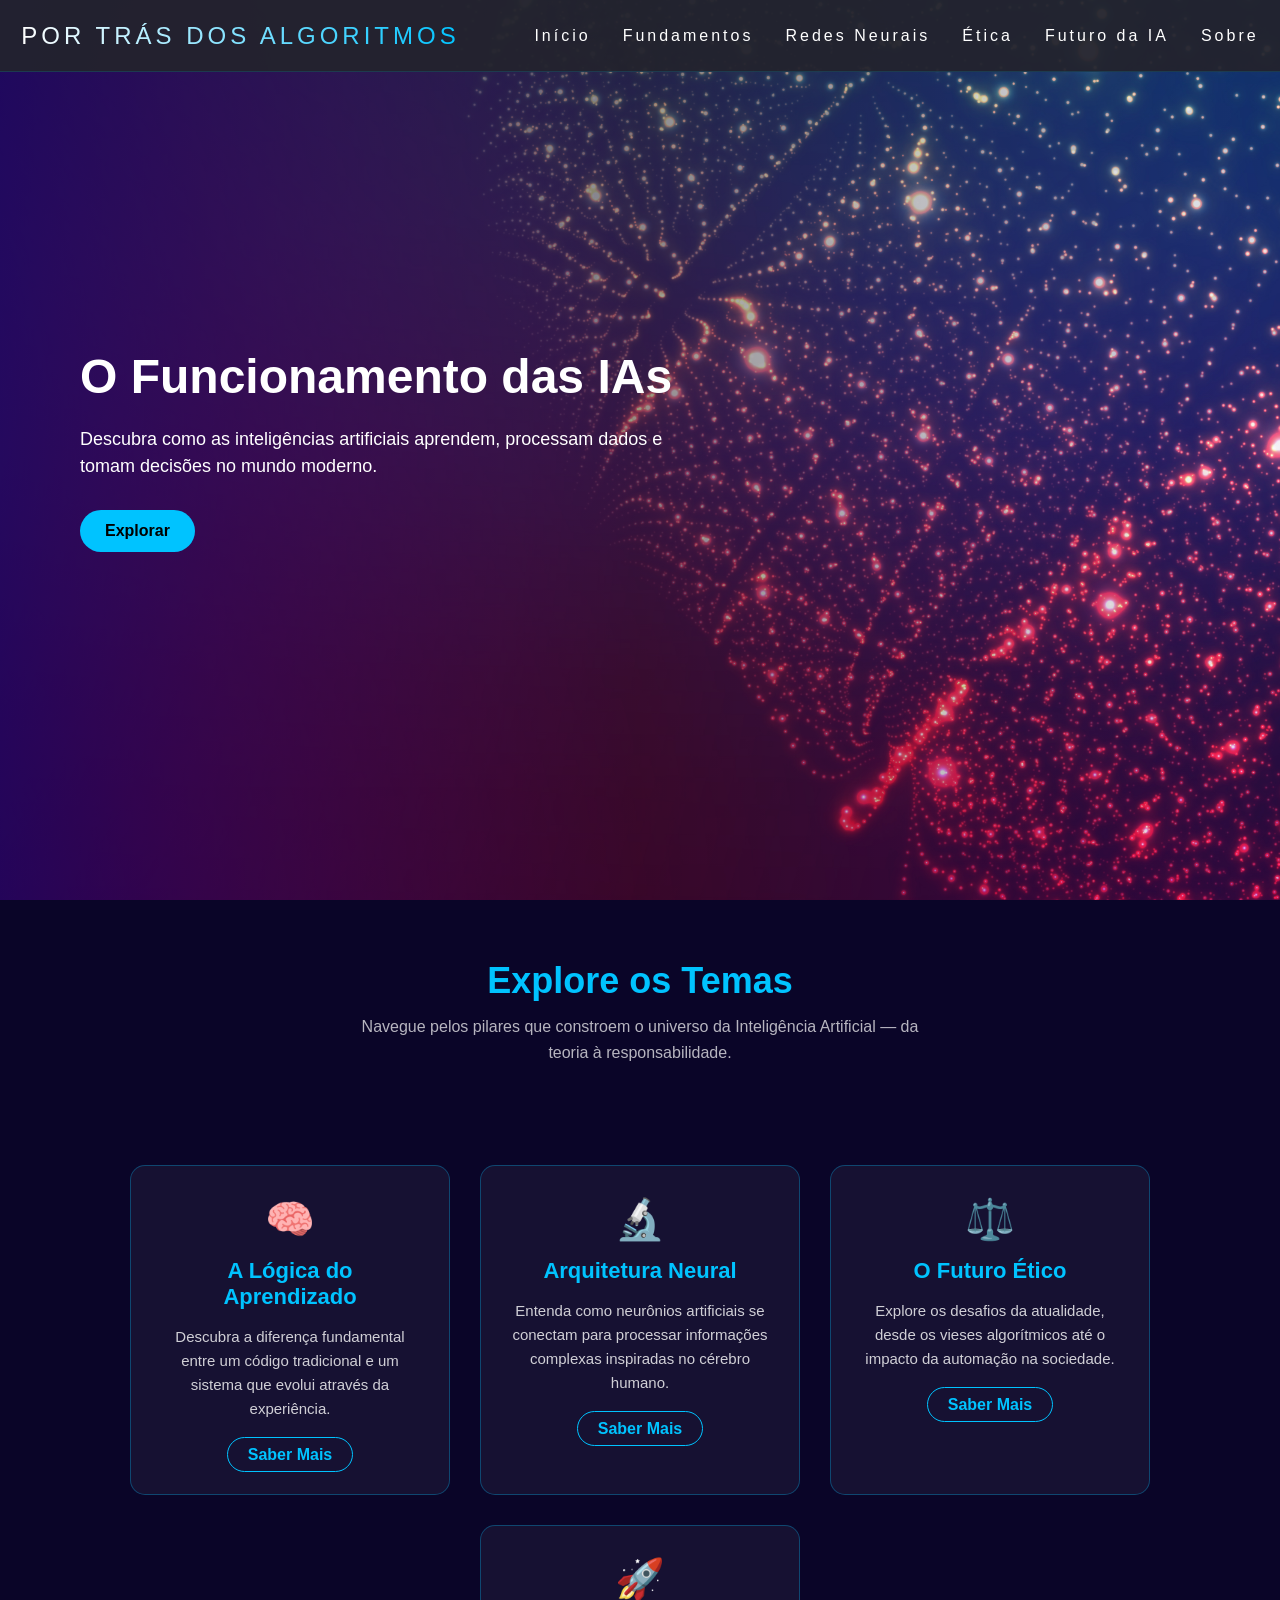
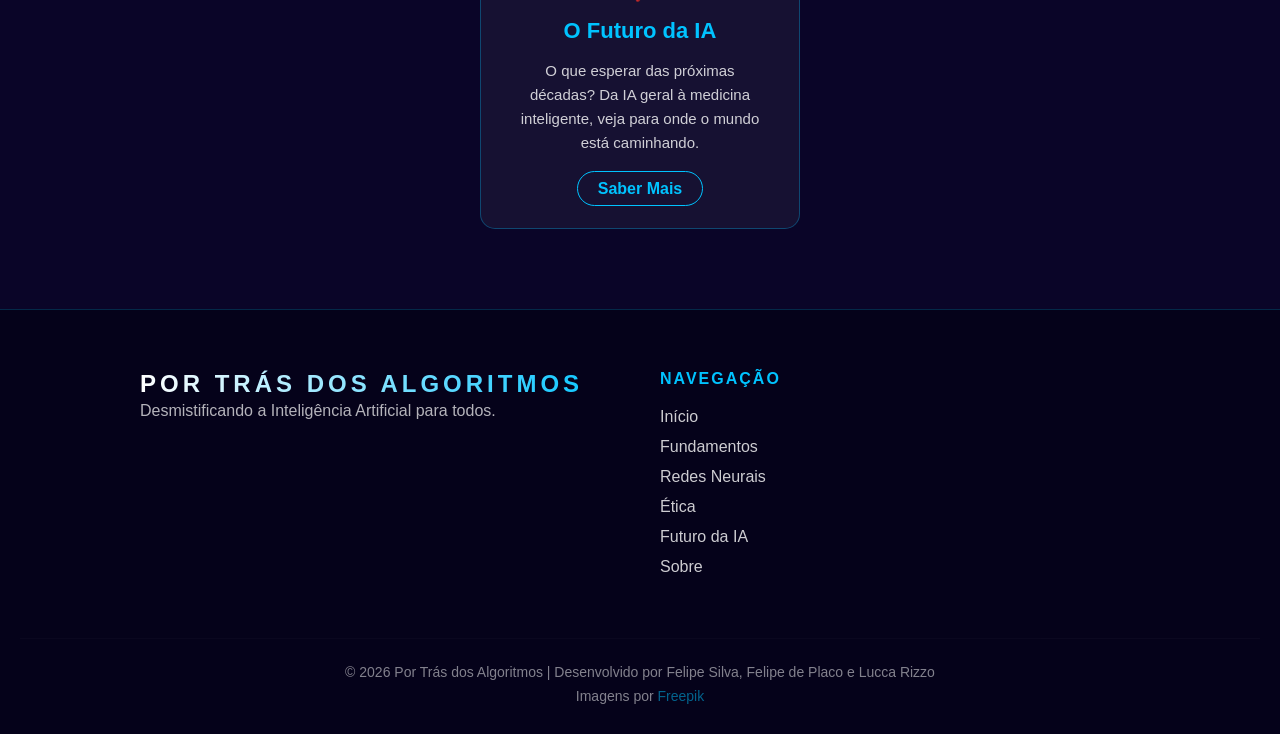
<file: index.html>
<!DOCTYPE html>
<html lang="pt-br">
<head>
    <meta charset="UTF-8">
    <meta name="viewport" content="width=device-width, initial-scale=1.0">
    <title>O Funcionamento das IAs — Por Trás dos Algoritmos</title>
    <link rel="stylesheet" href="style.css">
</head>
<body>

    <header>
        <nav>
            <a class="logo" href="index.html">Por Trás dos Algoritmos</a>
            <ul class="nav-list">
                <li><a href="index.html">Início</a></li>
                <li><a href="pages/fundamentos.html">Fundamentos</a></li>
                <li><a href="pages/redes-neurais.html">Redes Neurais</a></li>
                <li><a href="pages/etica.html">Ética</a></li>
                <li><a href="pages/futuro.html">Futuro da IA</a></li>
                <li><a href="pages/sobre.html">Sobre</a></li>
            </ul>
        </nav>
    </header>

    <section class="hero">
        <div class="overlay"></div>
        <div class="content">
            <h1>O Funcionamento das IAs</h1>
            <p>
                Descubra como as inteligências artificiais aprendem,
                processam dados e tomam decisões no mundo moderno.
            </p>
            <a href="#conteudo" class="btn">Explorar</a>
        </div>
    </section>

    <div class="section-title">
        <h2>Explore os Temas</h2>
        <p>Navegue pelos pilares que constroem o universo da Inteligência Artificial — da teoria à responsabilidade.</p>
    </div>

    <section id="conteudo" class="container-cards">

        <div class="card">
            <span class="card-icon">🧠</span>
            <h3>A Lógica do Aprendizado</h3>
            <p>Descubra a diferença fundamental entre um código tradicional e um sistema que evolui através da experiência.</p>
            <a href="pages/fundamentos.html" class="btn-card">Saber Mais</a>
        </div>

        <div class="card">
            <span class="card-icon">🔬</span>
            <h3>Arquitetura Neural</h3>
            <p>Entenda como neurônios artificiais se conectam para processar informações complexas inspiradas no cérebro humano.</p>
            <a href="pages/redes-neurais.html" class="btn-card">Saber Mais</a>
        </div>

        <div class="card">
            <span class="card-icon">⚖️</span>
            <h3>O Futuro Ético</h3>
            <p>Explore os desafios da atualidade, desde os vieses algorítmicos até o impacto da automação na sociedade.</p>
            <a href="pages/etica.html" class="btn-card">Saber Mais</a>
        </div>

        <div class="card">
            <span class="card-icon">🚀</span>
            <h3>O Futuro da IA</h3>
            <p>O que esperar das próximas décadas? Da IA geral à medicina inteligente, veja para onde o mundo está caminhando.</p>
            <a href="pages/futuro.html" class="btn-card">Saber Mais</a>
        </div>

    </section>

    <footer class="footer">
        <div class="footer-content">
            <div class="footer-section">
                <h3 class="logo">Por Trás dos Algoritmos</h3>
                <p>Desmistificando a Inteligência Artificial para todos.</p>
            </div>
            <div class="footer-section">
                <h4>Navegação</h4>
                <ul>
                    <li><a href="index.html">Início</a></li>
                    <li><a href="pages/fundamentos.html">Fundamentos</a></li>
                    <li><a href="pages/redes-neurais.html">Redes Neurais</a></li>
                    <li><a href="pages/etica.html">Ética</a></li>
                    <li><a href="pages/futuro.html">Futuro da IA</a></li>
                    <li><a href="pages/sobre.html">Sobre</a></li>
                </ul>
            </div>
        </div>
        <div class="footer-bottom">
            <p>&copy; 2026 Por Trás dos Algoritmos | Desenvolvido por Felipe Silva, Felipe de Placo e Lucca Rizzo</p>
            <p class="credits">Imagens por <a href="https://www.freepik.com" target="_blank">Freepik</a></p>
        </div>
    </footer>

</body>
</html>
</file>
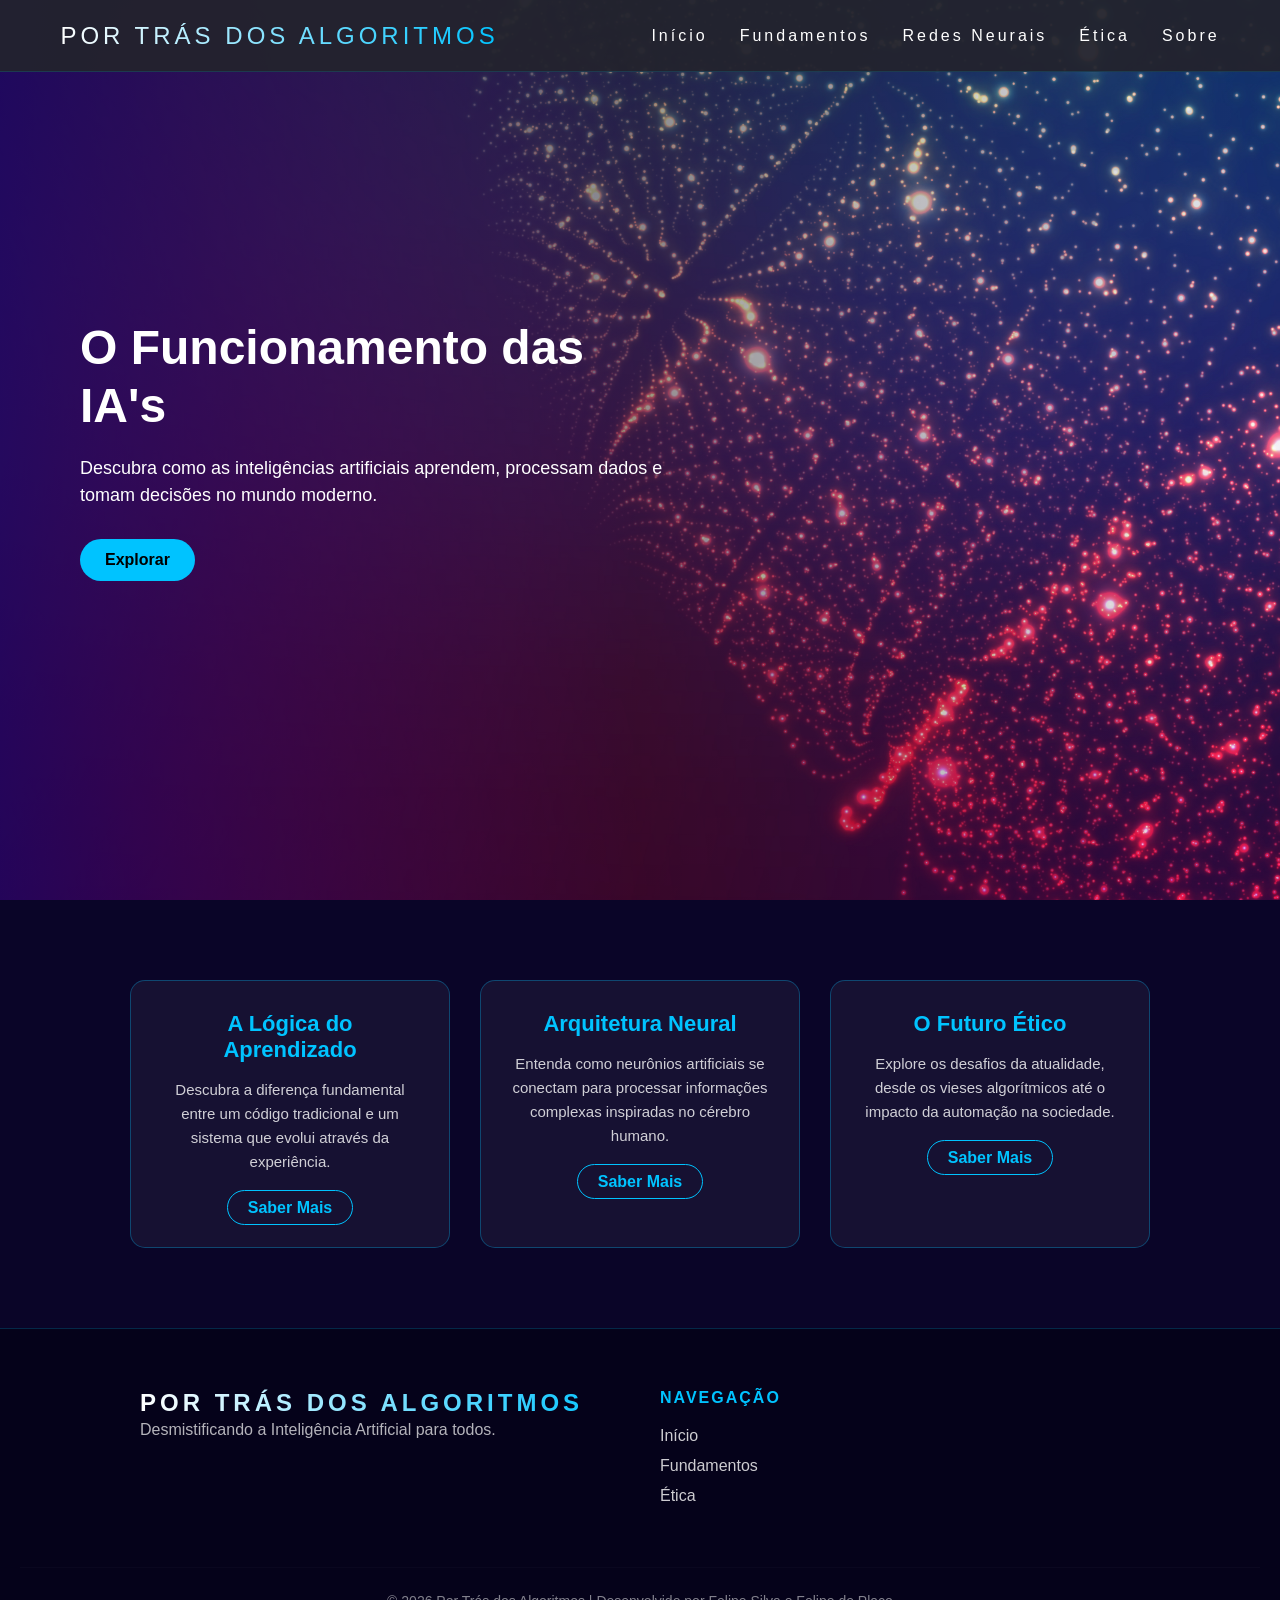
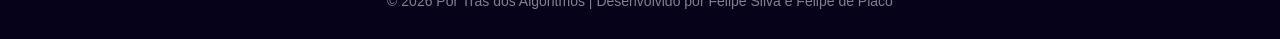
<file: pages/index.html>
<!DOCTYPE html>
<html lang="pt-br">
<head>
    <meta charset="UTF-8">
    <title>O Funcionamento das IA's</title>
    <link rel="stylesheet" href="../style.css">
</head>
<body>
    <header>
        <nav>
            <a class="logo" href="/"> Por Trás dos Algoritmos </a>
                <ul class="nav-list">
                    <li><a href="index.html">Início</a></li>
                    <li><a href="fundamentos.html">Fundamentos</a></li>
                    <li><a href="redes-neurais.html">Redes Neurais</a></li>
                    <li><a href="etica.html">Ética</a></li>
                    <li><a href="sobre.html">Sobre</a></li>
                </ul>
        </nav>
    </header>


    <section class="hero">
        <div class="overlay"></div>

        <div class="content">
            <h1>O Funcionamento das IA's</h1>
            <p>
                Descubra como as inteligências artificiais aprendem,
                processam dados e tomam decisões no mundo moderno.
            </p>
            
            <a href="#conteudo" class="btn">Explorar</a>
        </div>
    </section>

    <section id="conteudo" class="container-cards">
        <div class="card">
            <h3>A Lógica do Aprendizado</h3>
            <p>Descubra a diferença fundamental entre um código tradicional e um sistema que evolui através da experiência.</p>
            <a href="fundamentos.html" class="btn-card">Saber Mais</a>
        </div>

        <div class="card">
            <h3>Arquitetura Neural</h3>
            <p>Entenda como neurônios artificiais se conectam para processar informações complexas inspiradas no cérebro humano.</p>
            <a href="redes-neurais.html" class="btn-card">Saber Mais</a>
        </div>

        <div class="card">
            <h3>O Futuro Ético</h3>
            <p>Explore os desafios da atualidade, desde os vieses algorítmicos até o impacto da automação na sociedade.</p>
            <a href="etica.html" class="btn-card">Saber Mais</a>
        </div>
    </section>

    <footer class="footer">
        <div class="footer-content">
            <div class="footer-section">
                <h3 class="logo">Por Trás dos Algoritmos</h3>
                <p>Desmistificando a Inteligência Artificial para todos.</p>
            </div>
            
            <div class="footer-section">
                <h4>Navegação</h4>
                <ul>
                    <li><a href="index.html">Início</a></li>
                    <li><a href="fundamentos.html">Fundamentos</a></li>
                    <li><a href="etica.html">Ética</a></li>
                </ul>
            </div>
            
        </div>
        <div class="footer-bottom">
            &copy; 2026 Por Trás dos Algoritmos | Desenvolvido por Felipe Silva e Felipe de Placo
        </div>
    </footer>

</body>
</html>
</file>
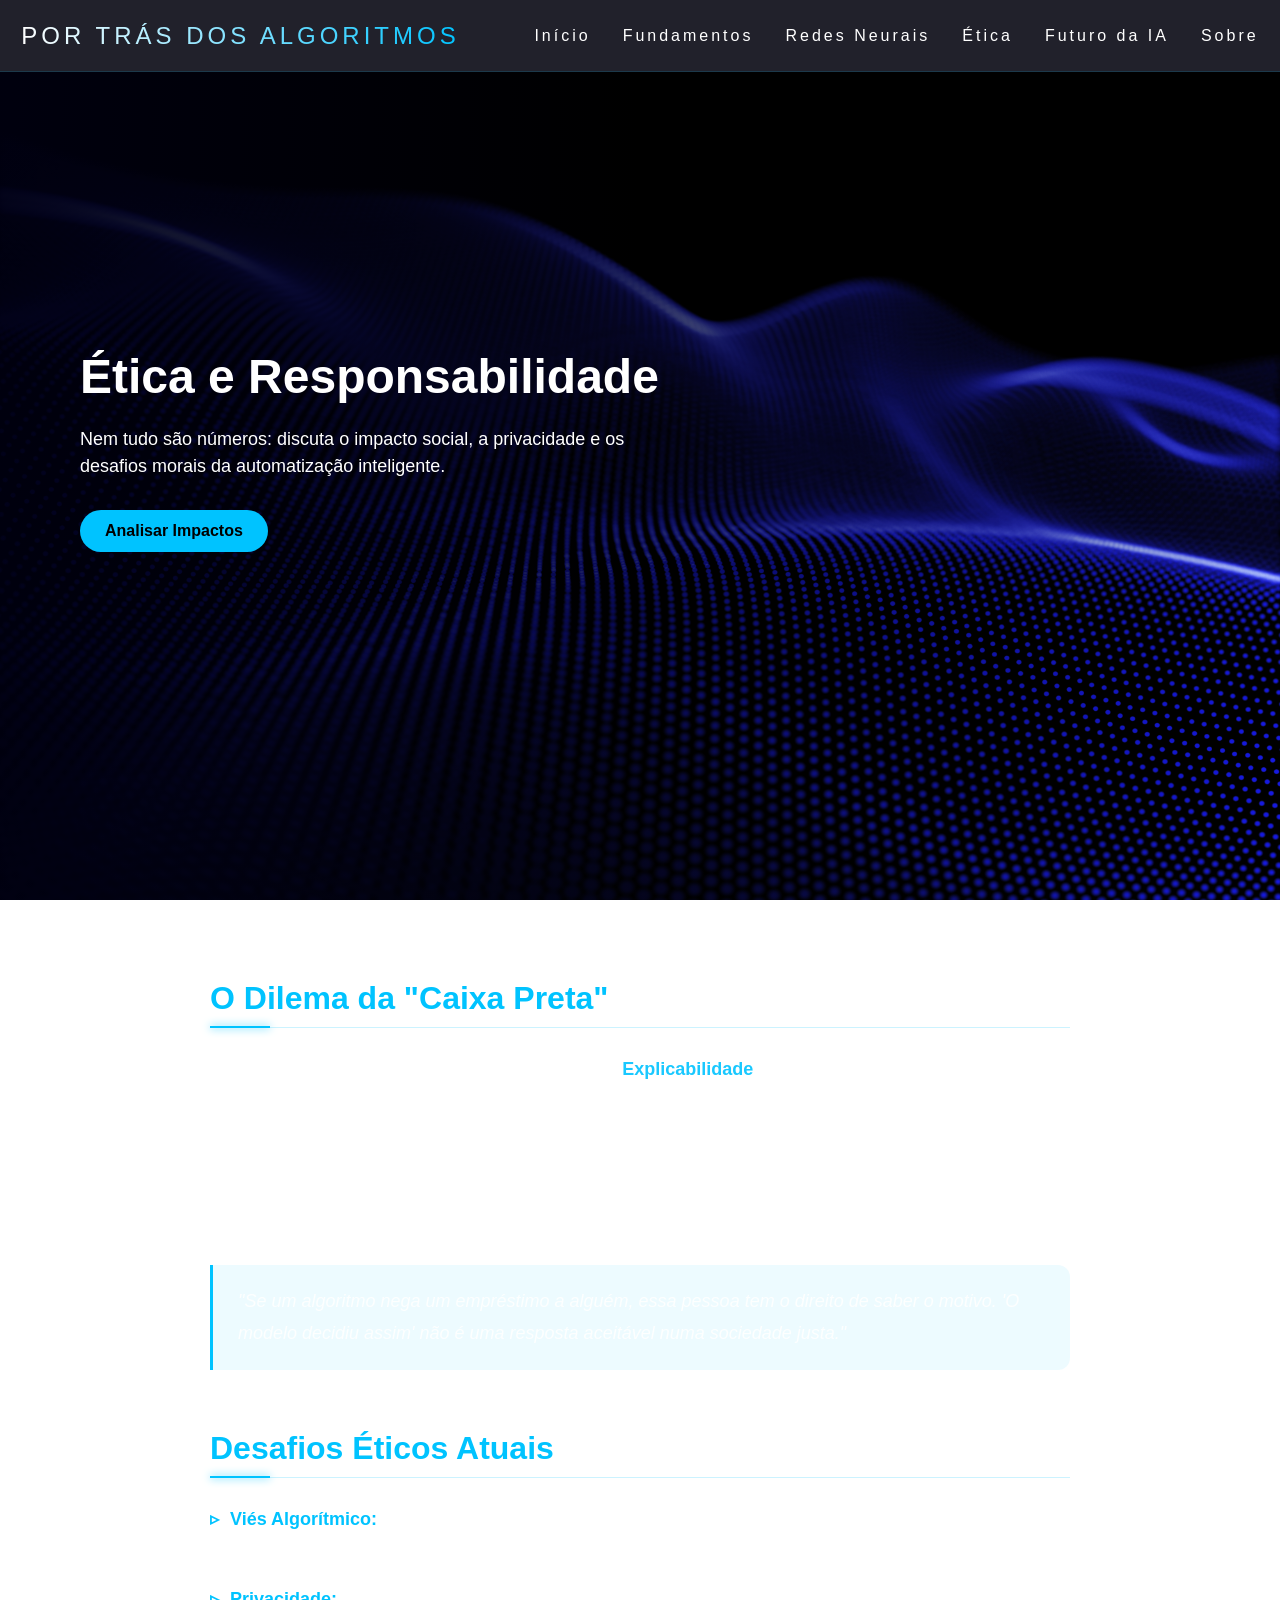
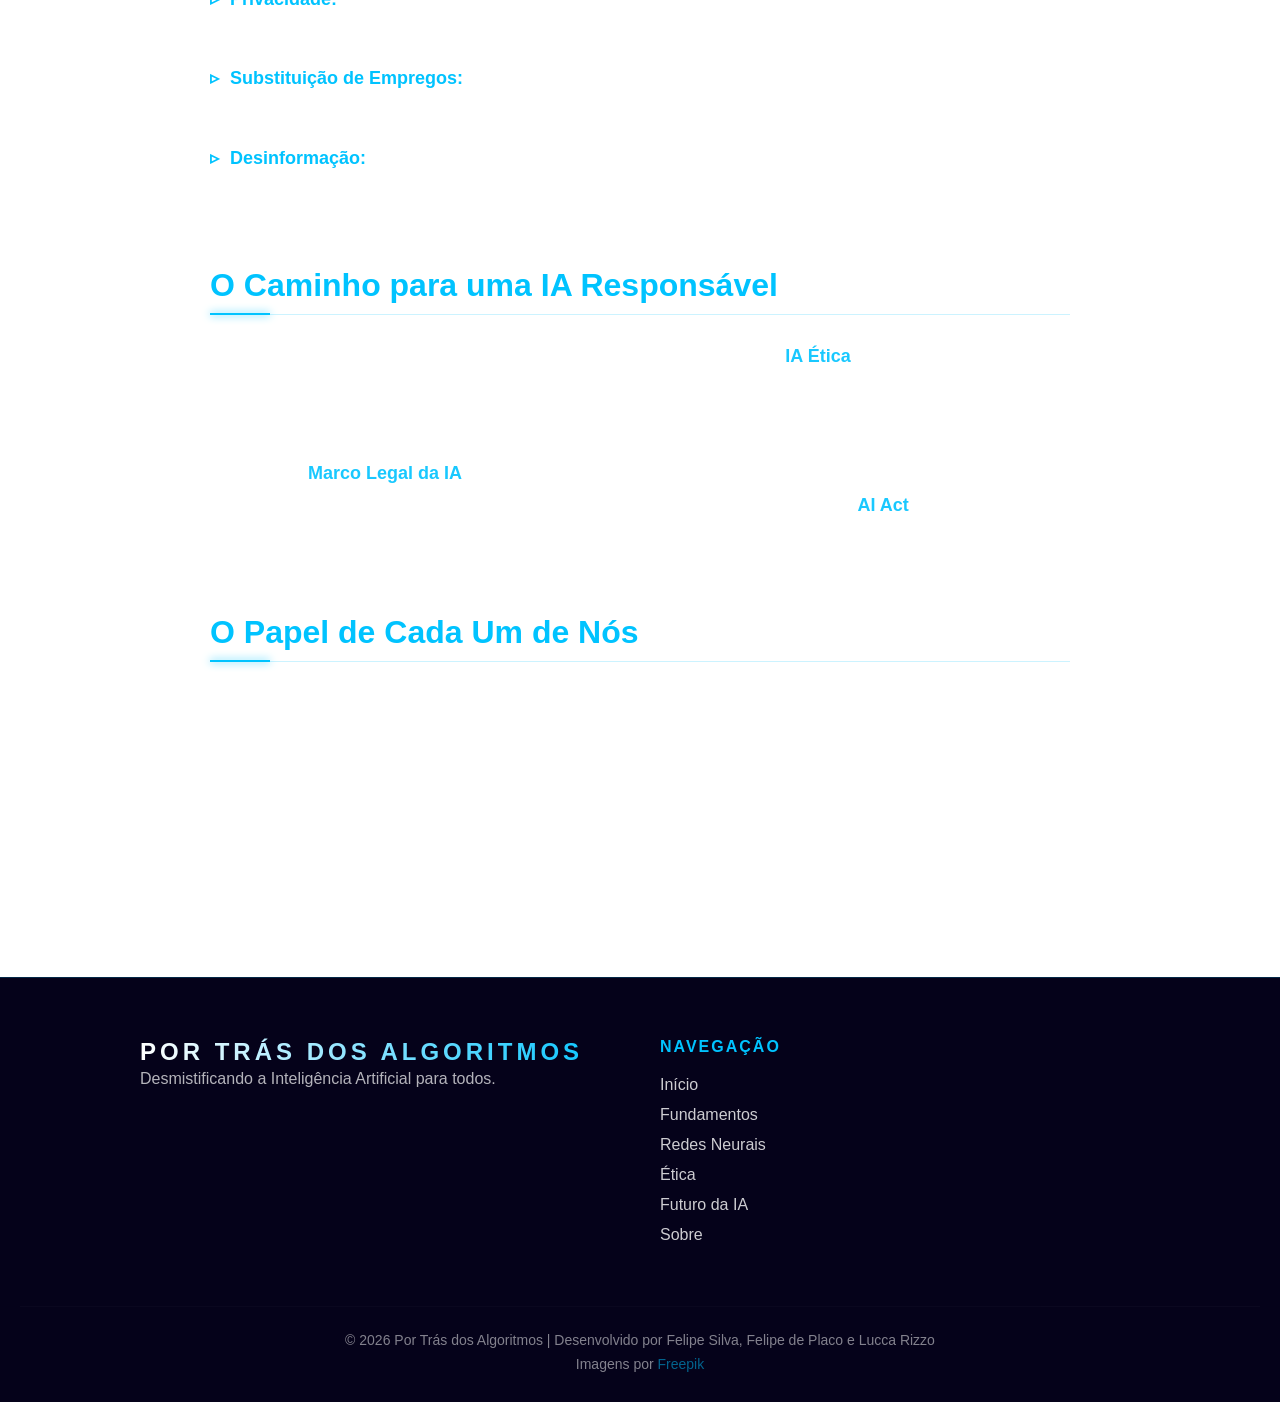
<file: pages/etica.html>
<!DOCTYPE html>
<html lang="pt-br">
<head>
    <meta charset="UTF-8">
    <meta name="viewport" content="width=device-width, initial-scale=1.0">
    <title>Ética na IA — Por Trás dos Algoritmos</title>
    <link rel="stylesheet" href="../style.css">
</head>
<body class="bdEtica">

    <header>
        <nav>
            <a class="logo" href="../index.html">Por Trás dos Algoritmos</a>
            <ul class="nav-list">
                <li><a href="../index.html">Início</a></li>
                <li><a href="fundamentos.html">Fundamentos</a></li>
                <li><a href="redes-neurais.html">Redes Neurais</a></li>
                <li><a href="etica.html">Ética</a></li>
                <li><a href="futuro.html">Futuro da IA</a></li>
                <li><a href="sobre.html">Sobre</a></li>
            </ul>
        </nav>
    </header>

    <section class="etica">
        <div class="overlayEt"></div>
        <div class="content">
            <h1>Ética e Responsabilidade</h1>
            <p>
                Nem tudo são números: discuta o impacto social, a privacidade
                e os desafios morais da automatização inteligente.
            </p>
            <a href="#artigo" class="btn">Analisar Impactos</a>
        </div>
    </section>

    <main id="artigo" class="article-content">

        <section>
            <h2>O Dilema da "Caixa Preta"</h2>
            <p>
                Um dos maiores desafios éticos da IA moderna é a <strong>Explicabilidade</strong>.
                Muitas vezes, os modelos tomam decisões corretas, mas nem os próprios desenvolvedores
                conseguem explicar com precisão <em>como</em> o algoritmo chegou àquela conclusão.
            </p>
            <p>
                Quando uma IA é usada para diagnósticos médicos, concessão de crédito ou decisões judiciais,
                a falta de transparência não é apenas inconveniente — ela pode gerar injustiças graves
                e de difícil contestação.
            </p>
            <div class="highlight-box">
                <p>
                    "Se um algoritmo nega um empréstimo a alguém, essa pessoa tem o direito de saber o motivo.
                    'O modelo decidiu assim' não é uma resposta aceitável numa sociedade justa."
                </p>
            </div>
        </section>

        <section>
            <h2>Desafios Éticos Atuais</h2>
            <ul>
                <li>
                    <strong>Viés Algorítmico:</strong> Se os dados históricos usados no treinamento
                    contêm preconceitos — racismo, sexismo, classismo — a IA irá reproduzi-los e,
                    muitas vezes, amplificá-los em escala massiva.
                </li>
                <li>
                    <strong>Privacidade:</strong> O uso massivo de dados pessoais para treinar modelos
                    levanta questões sérias sobre consentimento, anonimato e segurança das informações.
                </li>
                <li>
                    <strong>Substituição de Empregos:</strong> A automação de tarefas cognitivas exige
                    uma nova visão sobre o futuro do trabalho, da educação e da distribuição de renda.
                </li>
                <li>
                    <strong>Desinformação:</strong> IAs generativas tornam cada vez mais fácil criar
                    textos, imagens e vídeos falsos convincentes — um desafio para a democracia e a confiança pública.
                </li>
            </ul>
        </section>

        <section>
            <h2>O Caminho para uma IA Responsável</h2>
            <p>
                Organizações ao redor do mundo estão trabalhando em frameworks de <strong>IA Ética</strong>:
                conjuntos de princípios que guiam o desenvolvimento responsável dessas tecnologias.
                Transparência, auditabilidade e diversidade nas equipes de desenvolvimento são pontos centrais.
            </p>
            <p>
                No Brasil, o <strong>Marco Legal da IA</strong> está sendo debatido no Congresso para
                regulamentar usos de alto risco e garantir direitos digitais aos cidadãos. No mundo,
                a União Europeia já aprovou o <strong>AI Act</strong>, a primeira lei abrangente sobre IA do mundo.
            </p>
        </section>

        <section>
            <h2>O Papel de Cada Um de Nós</h2>
            <p>
                A ética na IA não é responsabilidade exclusiva de engenheiros ou governos. Cada pessoa que
                usa, consome ou compartilha conteúdo gerado por IA faz parte desse ecossistema.
            </p>
            <p>
                Questionar os resultados de algoritmos, exigir transparência das empresas e apoiar
                regulamentações equilibradas são formas concretas de participar da construção de
                um futuro tecnológico mais justo.
            </p>
        </section>

    </main>

    <footer class="footer">
        <div class="footer-content">
            <div class="footer-section">
                <h3 class="logo">Por Trás dos Algoritmos</h3>
                <p>Desmistificando a Inteligência Artificial para todos.</p>
            </div>
            <div class="footer-section">
                <h4>Navegação</h4>
                <ul>
                    <li><a href="../index.html">Início</a></li>
                    <li><a href="fundamentos.html">Fundamentos</a></li>
                    <li><a href="redes-neurais.html">Redes Neurais</a></li>
                    <li><a href="etica.html">Ética</a></li>
                    <li><a href="futuro.html">Futuro da IA</a></li>
                    <li><a href="sobre.html">Sobre</a></li>
                </ul>
            </div>
        </div>
        <div class="footer-bottom">
            <p>&copy; 2026 Por Trás dos Algoritmos | Desenvolvido por Felipe Silva, Felipe de Placo e Lucca Rizzo</p>
            <p class="credits">Imagens por <a href="https://www.freepik.com" target="_blank">Freepik</a></p>
        </div>
    </footer>

</body>
</html>
</file>
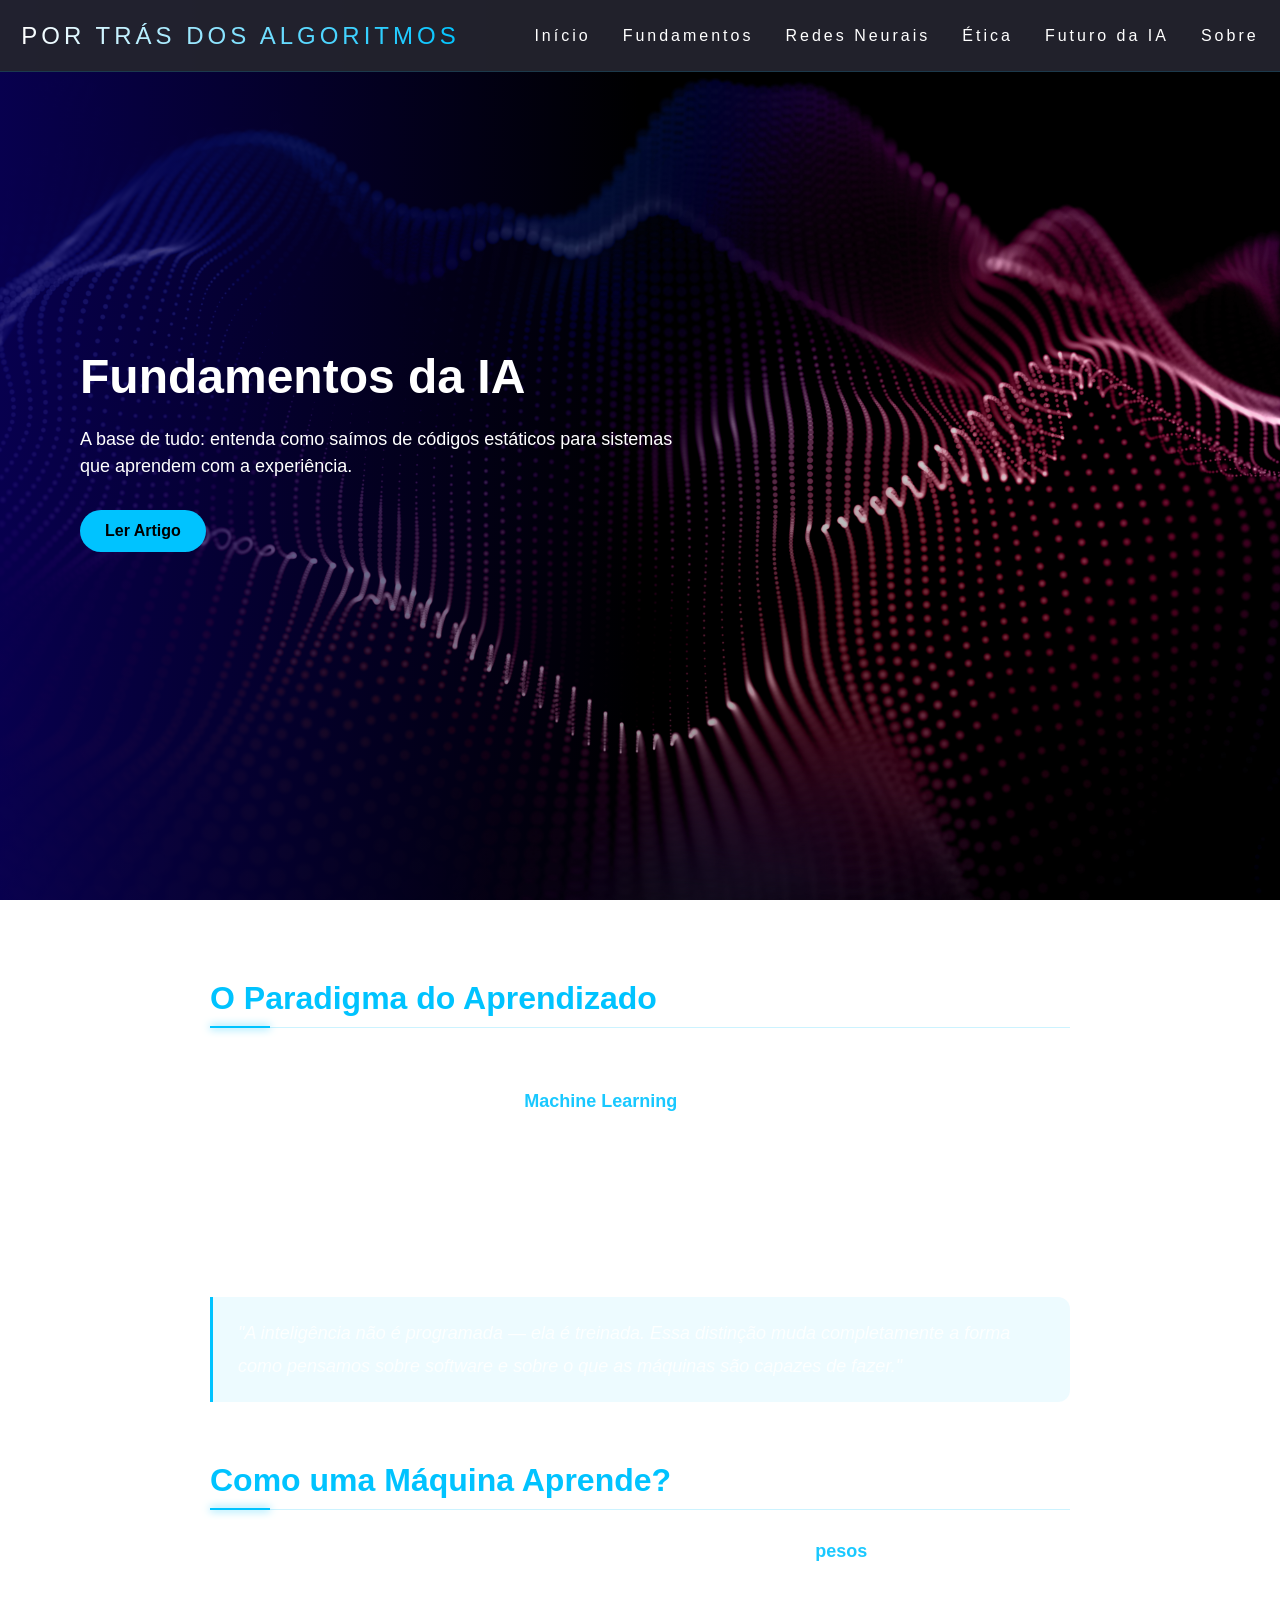
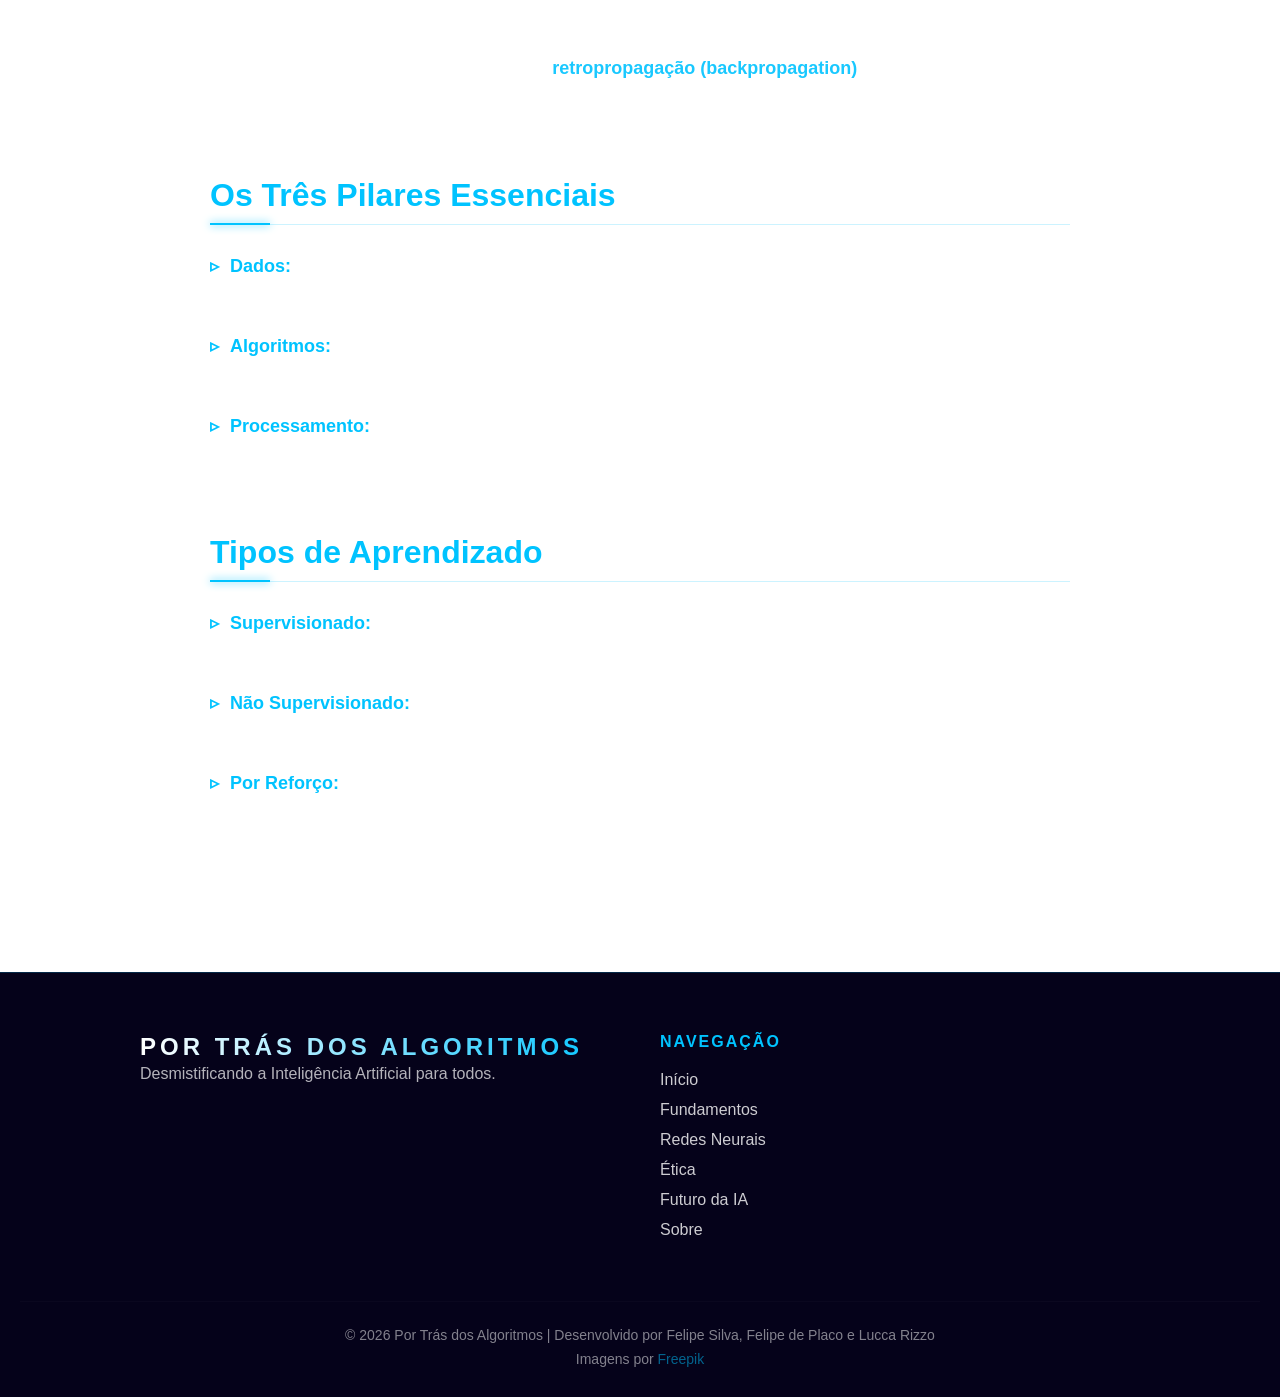
<file: pages/fundamentos.html>
<!DOCTYPE html>
<html lang="pt-br">
<head>
    <meta charset="UTF-8">
    <meta name="viewport" content="width=device-width, initial-scale=1.0">
    <title>Fundamentos — Por Trás dos Algoritmos</title>
    <link rel="stylesheet" href="../style.css">
</head>
<body class="bdFundamentos">

    <header>
        <nav>
            <a class="logo" href="../index.html">Por Trás dos Algoritmos</a>
            <ul class="nav-list">
                <li><a href="../index.html">Início</a></li>
                <li><a href="fundamentos.html">Fundamentos</a></li>
                <li><a href="redes-neurais.html">Redes Neurais</a></li>
                <li><a href="etica.html">Ética</a></li>
                <li><a href="futuro.html">Futuro da IA</a></li>
                <li><a href="sobre.html">Sobre</a></li>
            </ul>
        </nav>
    </header>

    <section class="fundamentos">
        <div class="overlay"></div>
        <div class="content">
            <h1>Fundamentos da IA</h1>
            <p>
                A base de tudo: entenda como saímos de códigos estáticos
                para sistemas que aprendem com a experiência.
            </p>
            <a href="#artigo" class="btn">Ler Artigo</a>
        </div>
    </section>

    <main id="artigo" class="article-content">

        <section>
            <h2>O Paradigma do Aprendizado</h2>
            <p>
                Na computação tradicional, o programador cria regras explícitas para cada situação possível.
                Na Inteligência Artificial, especialmente no <strong>Machine Learning</strong>, mudamos o foco:
                em vez de escrever regras, fornecemos exemplos — e o algoritmo descobre os padrões por conta própria.
            </p>
            <p>
                Imagine ensinar alguém a reconhecer um gato. Você não listaria todas as características possíveis.
                Você simplesmente mostraria milhares de fotos de gatos e não-gatos, e a pessoa aprenderia sozinha.
                É exatamente assim que o Machine Learning funciona.
            </p>
            <div class="highlight-box">
                <p>
                    "A inteligência não é programada — ela é treinada. Essa distinção muda completamente
                    a forma como pensamos sobre software e sobre o que as máquinas são capazes de fazer."
                </p>
            </div>
        </section>

        <section>
            <h2>Como uma Máquina Aprende?</h2>
            <p>
                O processo de aprendizado envolve ajustar parâmetros internos chamados <strong>pesos</strong>.
                O modelo faz uma previsão, compara com a resposta correta, calcula o erro e, em seguida,
                ajusta seus pesos para errar menos na próxima vez. Esse ciclo se repete milhões de vezes.
            </p>
            <p>
                Esse processo de correção é chamado de <strong>retropropagação (backpropagation)</strong>
                e é o coração de praticamente todo sistema de IA moderno.
            </p>
        </section>

        <section>
            <h2>Os Três Pilares Essenciais</h2>
            <ul>
                <li>
                    <strong>Dados:</strong> O combustível fundamental. Sem dados variados e de qualidade,
                    a IA não consegue generalizar conhecimento nem reconhecer padrões novos.
                </li>
                <li>
                    <strong>Algoritmos:</strong> Os modelos matemáticos que processam os dados —
                    desde Regressões Lineares simples até complexas Árvores de Decisão e Redes Neurais Profundas.
                </li>
                <li>
                    <strong>Processamento:</strong> O poder computacional para realizar bilhões de cálculos
                    por segundo. GPUs modernas tornaram possível o que era impraticável há uma década.
                </li>
            </ul>
        </section>

        <section>
            <h2>Tipos de Aprendizado</h2>
            <ul>
                <li>
                    <strong>Supervisionado:</strong> O modelo aprende com exemplos rotulados — como
                    fotos de animais já identificados. É o tipo mais comum e mais aplicado na prática.
                </li>
                <li>
                    <strong>Não Supervisionado:</strong> O modelo encontra padrões nos dados sem
                    rótulos. Usado para agrupamento e descoberta de estruturas ocultas.
                </li>
                <li>
                    <strong>Por Reforço:</strong> O agente aprende tomando decisões e recebendo
                    recompensas ou punições. Foi o que levou a IA a superar humanos no xadrez e no Go.
                </li>
            </ul>
        </section>

    </main>

    <footer class="footer">
        <div class="footer-content">
            <div class="footer-section">
                <h3 class="logo">Por Trás dos Algoritmos</h3>
                <p>Desmistificando a Inteligência Artificial para todos.</p>
            </div>
            <div class="footer-section">
                <h4>Navegação</h4>
                <ul>
                    <li><a href="../index.html">Início</a></li>
                    <li><a href="fundamentos.html">Fundamentos</a></li>
                    <li><a href="redes-neurais.html">Redes Neurais</a></li>
                    <li><a href="etica.html">Ética</a></li>
                    <li><a href="futuro.html">Futuro da IA</a></li>
                    <li><a href="sobre.html">Sobre</a></li>
                </ul>
            </div>
        </div>
        <div class="footer-bottom">
            <p>&copy; 2026 Por Trás dos Algoritmos | Desenvolvido por Felipe Silva, Felipe de Placo e Lucca Rizzo</p>
            <p class="credits">Imagens por <a href="https://www.freepik.com" target="_blank">Freepik</a></p>
        </div>
    </footer>

</body>
</html>
</file>
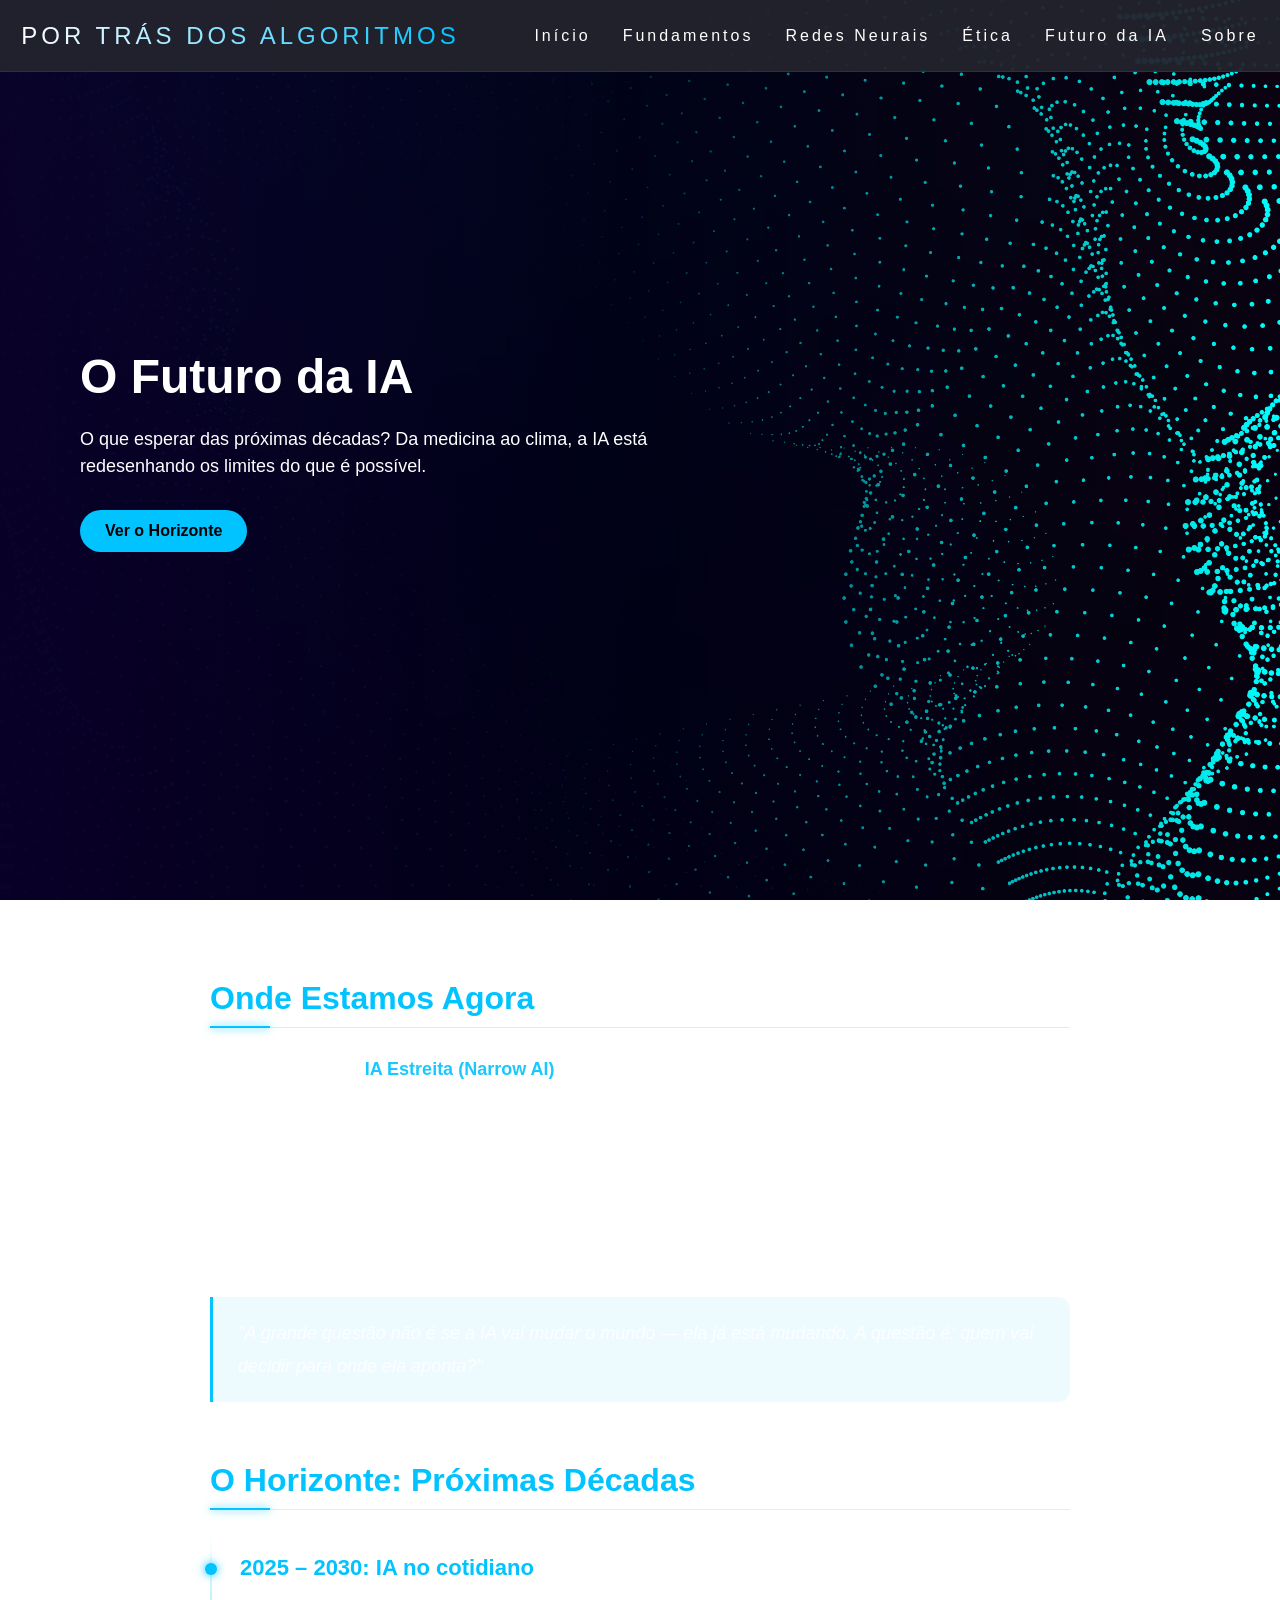
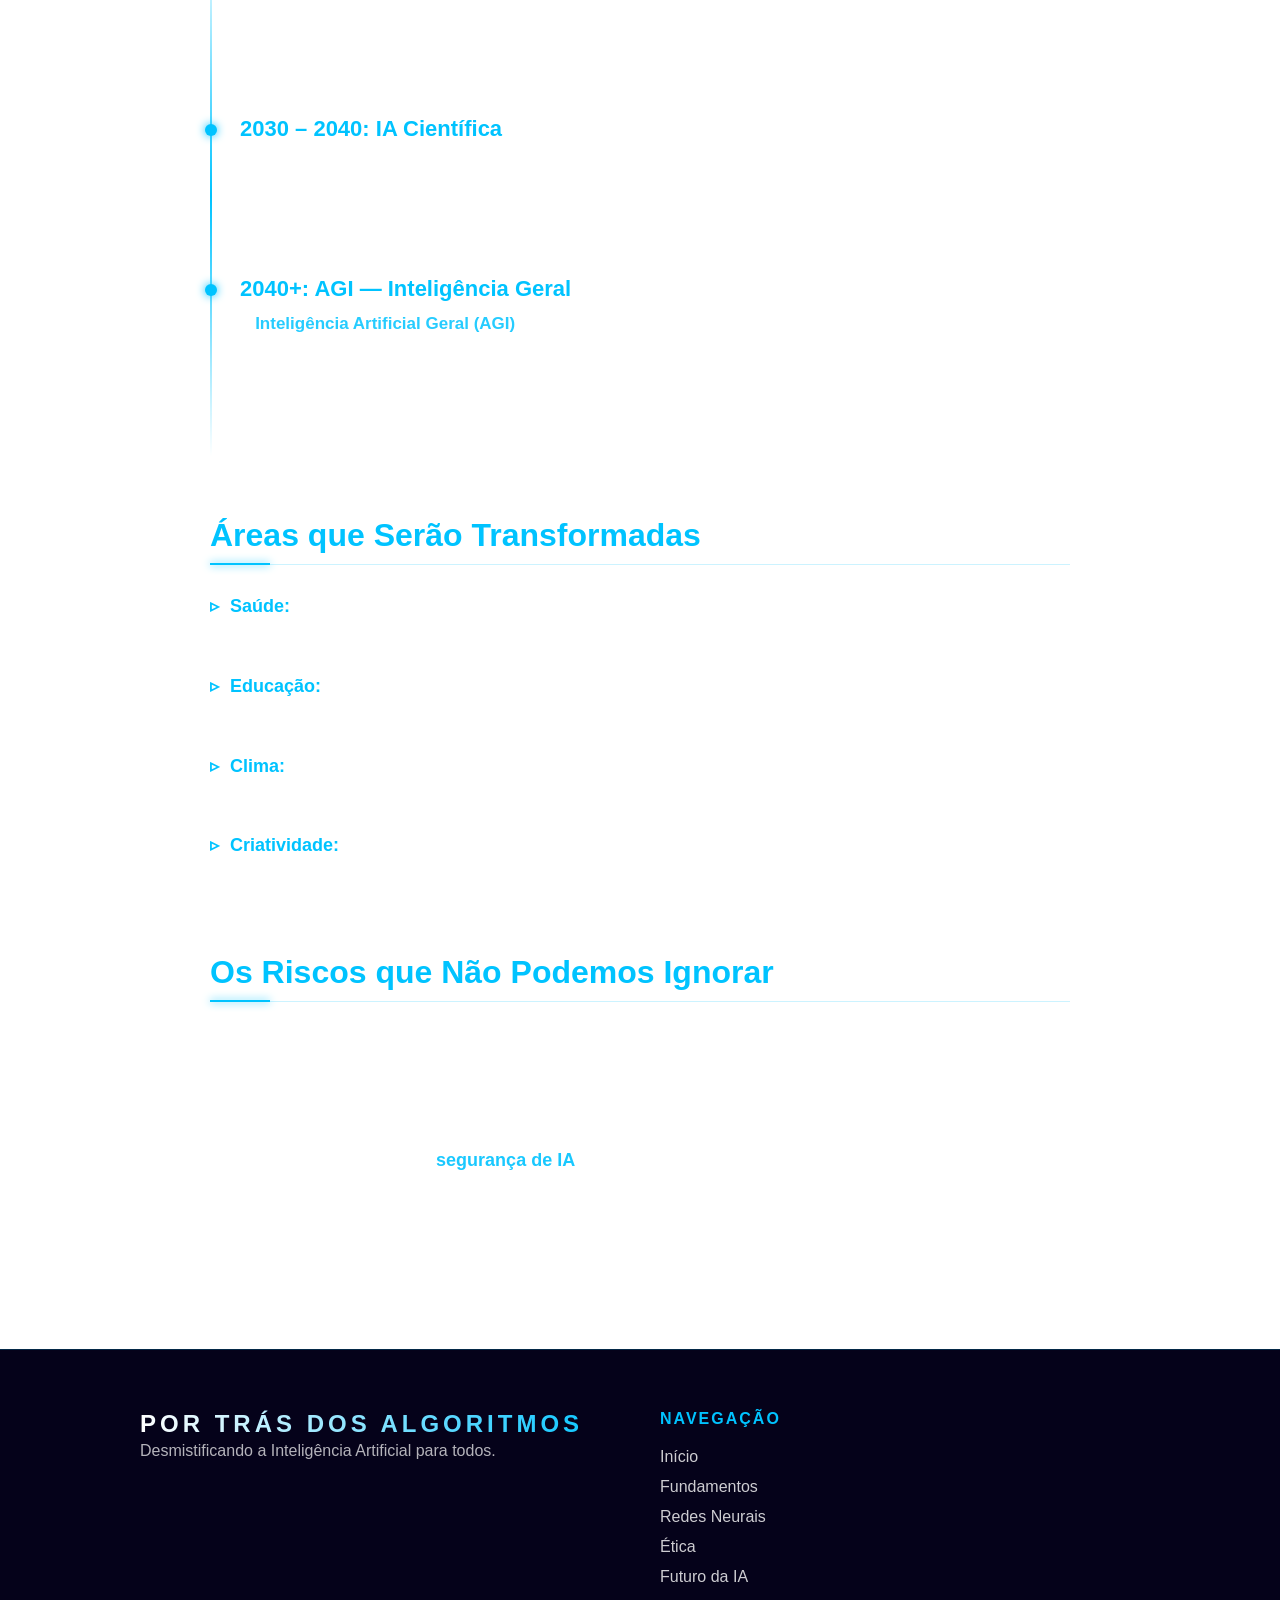
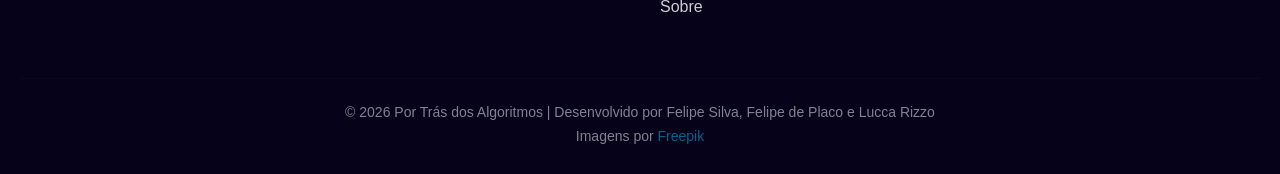
<file: pages/futuro.html>
<!DOCTYPE html>
<html lang="pt-br">
<head>
    <meta charset="UTF-8">
    <meta name="viewport" content="width=device-width, initial-scale=1.0">
    <title>O Futuro da IA — Por Trás dos Algoritmos</title>
    <link rel="stylesheet" href="../style.css">
</head>
<body class="bdFuturo">

    <header>
        <nav>
            <a class="logo" href="../index.html">Por Trás dos Algoritmos</a>
            <ul class="nav-list">
                <li><a href="../index.html">Início</a></li>
                <li><a href="fundamentos.html">Fundamentos</a></li>
                <li><a href="redes-neurais.html">Redes Neurais</a></li>
                <li><a href="etica.html">Ética</a></li>
                <li><a href="futuro.html">Futuro da IA</a></li>
                <li><a href="sobre.html">Sobre</a></li>
            </ul>
        </nav>
    </header>

    <section class="futuro">
        <div class="overlayFt"></div>
        <div class="content">
            <h1>O Futuro da IA</h1>
            <p>
                O que esperar das próximas décadas? Da medicina ao clima,
                a IA está redesenhando os limites do que é possível.
            </p>
            <a href="#artigo" class="btn">Ver o Horizonte</a>
        </div>
    </section>

    <main id="artigo" class="article-content">

        <section>
            <h2>Onde Estamos Agora</h2>
            <p>
                Vivemos na era da <strong>IA Estreita (Narrow AI)</strong>: sistemas muito bons em tarefas
                específicas — jogar xadrez, traduzir idiomas, diagnosticar doenças, gerar imagens —
                mas incapazes de transferir esse conhecimento para outros domínios sem retreinamento.
            </p>
            <p>
                Modelos de linguagem como GPT e Claude são exemplos sofisticados de IA estreita. Eles
                parecem versáteis porque foram treinados em dados vastíssimos, mas ainda operam dentro
                de limites bem definidos.
            </p>
            <div class="highlight-box">
                <p>
                    "A grande questão não é se a IA vai mudar o mundo — ela já está mudando.
                    A questão é: quem vai decidir para onde ela aponta?"
                </p>
            </div>
        </section>

        <section>
            <h2>O Horizonte: Próximas Décadas</h2>
            <div class="timeline">

                <div class="timeline-item">
                    <h3>2025 – 2030: IA no cotidiano</h3>
                    <p>
                        Assistentes pessoais verdadeiramente inteligentes, diagnósticos médicos assistidos por IA
                        acessíveis a qualquer pessoa, e automação de tarefas rotineiras em escritórios e fábricas.
                        A IA deixa de ser novidade e vira infraestrutura invisível.
                    </p>
                </div>

                <div class="timeline-item">
                    <h3>2030 – 2040: IA Científica</h3>
                    <p>
                        Modelos de IA acelerando pesquisas em biologia molecular, descoberta de novos materiais
                        e simulação climática. O ritmo de geração de conhecimento científico deve aumentar
                        drasticamente, encurtando o caminho entre descoberta e aplicação.
                    </p>
                </div>

                <div class="timeline-item">
                    <h3>2040+: AGI — Inteligência Geral</h3>
                    <p>
                        A <strong>Inteligência Artificial Geral (AGI)</strong> é um sistema capaz de aprender
                        e executar qualquer tarefa cognitiva que um humano faz. Ainda é objeto de debate intenso
                        entre pesquisadores, mas muitos acreditam que chegaremos lá ainda neste século —
                        com implicações que vão muito além da tecnologia.
                    </p>
                </div>

            </div>
        </section>

        <section>
            <h2>Áreas que Serão Transformadas</h2>
            <ul>
                <li>
                    <strong>Saúde:</strong> IA analisando exames com precisão superior à de especialistas,
                    design personalizado de medicamentos e previsão de doenças antes dos sintomas aparecerem.
                </li>
                <li>
                    <strong>Educação:</strong> Tutores virtuais que se adaptam ao ritmo e estilo de aprendizado
                    de cada aluno, tornando o ensino personalizado acessível em escala global.
                </li>
                <li>
                    <strong>Clima:</strong> Modelos de IA otimizando redes elétricas, prevendo eventos climáticos
                    extremos com semanas de antecedência e acelerando o desenvolvimento de energias renováveis.
                </li>
                <li>
                    <strong>Criatividade:</strong> Co-criação entre humanos e IAs em música, design, cinema e
                    literatura — não substituindo artistas, mas amplificando o que é possível criar.
                </li>
            </ul>
        </section>

        <section>
            <h2>Os Riscos que Não Podemos Ignorar</h2>
            <p>
                Junto com as oportunidades, o futuro da IA carrega riscos que exigem atenção séria:
                concentração de poder em poucas empresas, desemprego estrutural em larga escala,
                uso de IA em sistemas de vigilância em massa e, no longo prazo, o alinhamento de
                sistemas muito avançados com os valores humanos.
            </p>
            <p>
                Por isso, o investimento em <strong>segurança de IA</strong> e em governança global
                dessas tecnologias é tão importante quanto o avanço técnico em si. O futuro que
                queremos construir depende das escolhas que fazemos hoje.
            </p>
        </section>

    </main>

    <footer class="footer">
        <div class="footer-content">
            <div class="footer-section">
                <h3 class="logo">Por Trás dos Algoritmos</h3>
                <p>Desmistificando a Inteligência Artificial para todos.</p>
            </div>
            <div class="footer-section">
                <h4>Navegação</h4>
                <ul>
                    <li><a href="../index.html">Início</a></li>
                    <li><a href="fundamentos.html">Fundamentos</a></li>
                    <li><a href="redes-neurais.html">Redes Neurais</a></li>
                    <li><a href="etica.html">Ética</a></li>
                    <li><a href="futuro.html">Futuro da IA</a></li>
                    <li><a href="sobre.html">Sobre</a></li>
                </ul>
            </div>
        </div>
        <div class="footer-bottom">
            <p>&copy; 2026 Por Trás dos Algoritmos | Desenvolvido por Felipe Silva, Felipe de Placo e Lucca Rizzo</p>
            <p class="credits">Imagens por <a href="https://www.freepik.com" target="_blank">Freepik</a></p>
        </div>
    </footer>

</body>
</html>
</file>
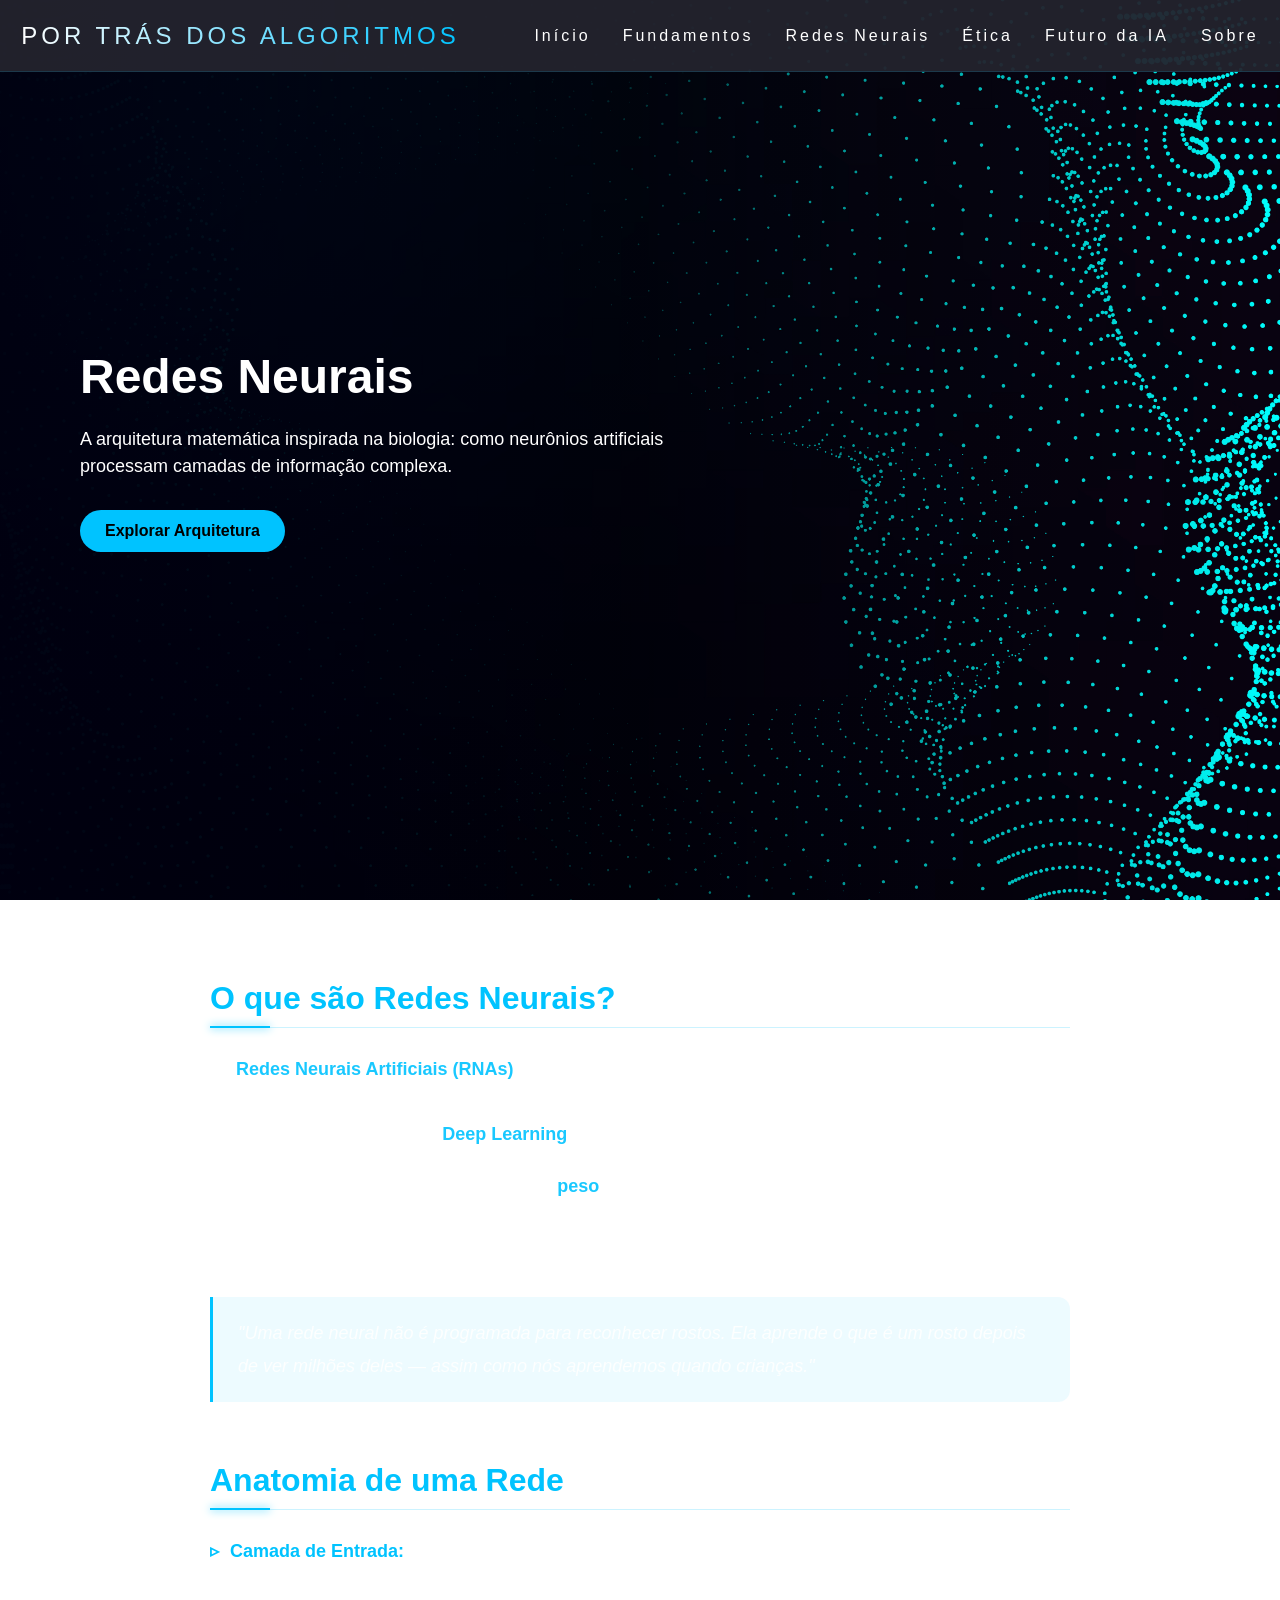
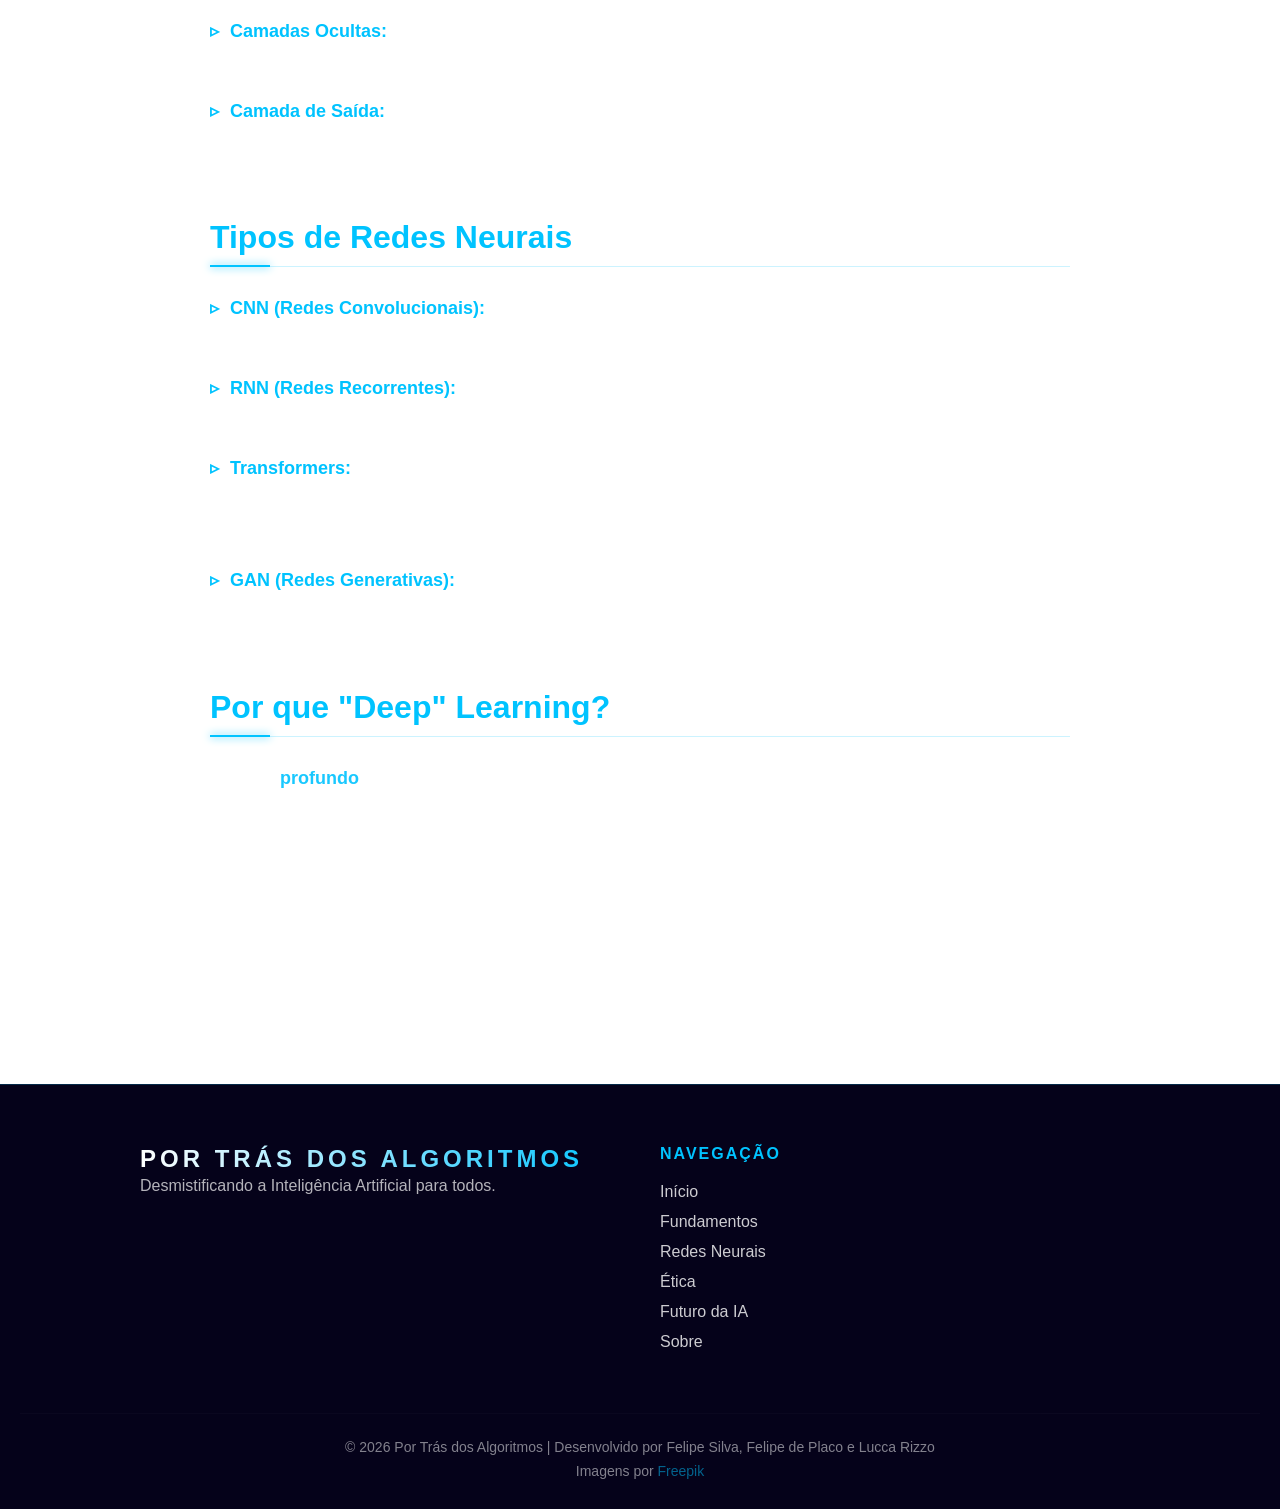
<file: pages/redes-neurais.html>
<!DOCTYPE html>
<html lang="pt-br">
<head>
    <meta charset="UTF-8">
    <meta name="viewport" content="width=device-width, initial-scale=1.0">
    <title>Redes Neurais — Por Trás dos Algoritmos</title>
    <link rel="stylesheet" href="../style.css">
</head>
<body class="bdRedes">

    <header>
        <nav>
            <a class="logo" href="../index.html">Por Trás dos Algoritmos</a>
            <ul class="nav-list">
                <li><a href="../index.html">Início</a></li>
                <li><a href="fundamentos.html">Fundamentos</a></li>
                <li><a href="redes-neurais.html">Redes Neurais</a></li>
                <li><a href="etica.html">Ética</a></li>
                <li><a href="futuro.html">Futuro da IA</a></li>
                <li><a href="sobre.html">Sobre</a></li>
            </ul>
        </nav>
    </header>

    <section class="rdNeurais">
        <div class="overlayRD"></div>
        <div class="content">
            <h1>Redes Neurais</h1>
            <p>
                A arquitetura matemática inspirada na biologia: como neurônios
                artificiais processam camadas de informação complexa.
            </p>
            <a href="#artigo" class="btn">Explorar Arquitetura</a>
        </div>
    </section>

    <main id="artigo" class="article-content">

        <section>
            <h2>O que são Redes Neurais?</h2>
            <p>
                As <strong>Redes Neurais Artificiais (RNAs)</strong> são sistemas computacionais formados
                por nós interconectados que imitam, de forma simplificada, o funcionamento dos neurônios
                do cérebro humano. Elas são a espinha dorsal do que chamamos de <strong>Deep Learning</strong>.
            </p>
            <p>
                Cada conexão entre neurônios carrega um <strong>peso</strong> — um número que indica o quanto
                aquela ligação importa para a decisão final. Ao treinar a rede, esses pesos são ajustados
                continuamente até que o modelo consiga reconhecer padrões com precisão.
            </p>
            <div class="highlight-box">
                <p>
                    "Uma rede neural não é programada para reconhecer rostos. Ela aprende o que é um rosto
                    depois de ver milhões deles — assim como nós aprendemos quando crianças."
                </p>
            </div>
        </section>

        <section>
            <h2>Anatomia de uma Rede</h2>
            <ul>
                <li>
                    <strong>Camada de Entrada:</strong> Recebe os dados brutos — pixels de uma imagem,
                    palavras de um texto ou valores numéricos. Cada entrada corresponde a um neurônio.
                </li>
                <li>
                    <strong>Camadas Ocultas:</strong> Onde a mágica acontece. São diversas camadas que
                    extraem características progressivamente mais abstratas: bordas → formas → objetos → conceitos.
                </li>
                <li>
                    <strong>Camada de Saída:</strong> Apresenta o resultado final, seja uma classificação,
                    uma tradução, uma resposta em linguagem natural ou uma previsão numérica.
                </li>
            </ul>
        </section>

        <section>
            <h2>Tipos de Redes Neurais</h2>
            <ul>
                <li>
                    <strong>CNN (Redes Convolucionais):</strong> Especialistas em imagens. Detectam
                    padrões visuais em camadas — da textura ao objeto inteiro. Base do reconhecimento facial
                    e de carros autônomos.
                </li>
                <li>
                    <strong>RNN (Redes Recorrentes):</strong> Projetadas para sequências, como texto e áudio.
                    Possuem "memória" de curto prazo que permite entender contexto em frases.
                </li>
                <li>
                    <strong>Transformers:</strong> A arquitetura por trás dos grandes modelos de linguagem como
                    o ChatGPT. Usa um mecanismo de <em>atenção</em> para relacionar qualquer parte de um texto
                    com qualquer outra, independente da distância.
                </li>
                <li>
                    <strong>GAN (Redes Generativas):</strong> Duas redes que competem entre si — uma cria,
                    a outra critica. O resultado são imagens, músicas e textos gerados artificialmente com
                    qualidade impressionante.
                </li>
            </ul>
        </section>

        <section>
            <h2>Por que "Deep" Learning?</h2>
            <p>
                O termo <strong>profundo</strong> refere-se ao número de camadas ocultas. Redes rasas
                (com uma ou duas camadas) conseguem aprender padrões simples. Redes profundas, com dezenas
                ou centenas de camadas, conseguem aprender representações extremamente complexas e abstratas.
            </p>
            <p>
                Modelos como o GPT-4 possuem centenas de bilhões de parâmetros — cada um deles sendo um
                peso ajustado durante o treinamento com quantidades imensas de dados.
            </p>
        </section>

    </main>

    <footer class="footer">
        <div class="footer-content">
            <div class="footer-section">
                <h3 class="logo">Por Trás dos Algoritmos</h3>
                <p>Desmistificando a Inteligência Artificial para todos.</p>
            </div>
            <div class="footer-section">
                <h4>Navegação</h4>
                <ul>
                    <li><a href="../index.html">Início</a></li>
                    <li><a href="fundamentos.html">Fundamentos</a></li>
                    <li><a href="redes-neurais.html">Redes Neurais</a></li>
                    <li><a href="etica.html">Ética</a></li>
                    <li><a href="futuro.html">Futuro da IA</a></li>
                    <li><a href="sobre.html">Sobre</a></li>
                </ul>
            </div>
        </div>
        <div class="footer-bottom">
            <p>&copy; 2026 Por Trás dos Algoritmos | Desenvolvido por Felipe Silva, Felipe de Placo e Lucca Rizzo</p>
            <p class="credits">Imagens por <a href="https://www.freepik.com" target="_blank">Freepik</a></p>
        </div>
    </footer>

</body>
</html>
</file>
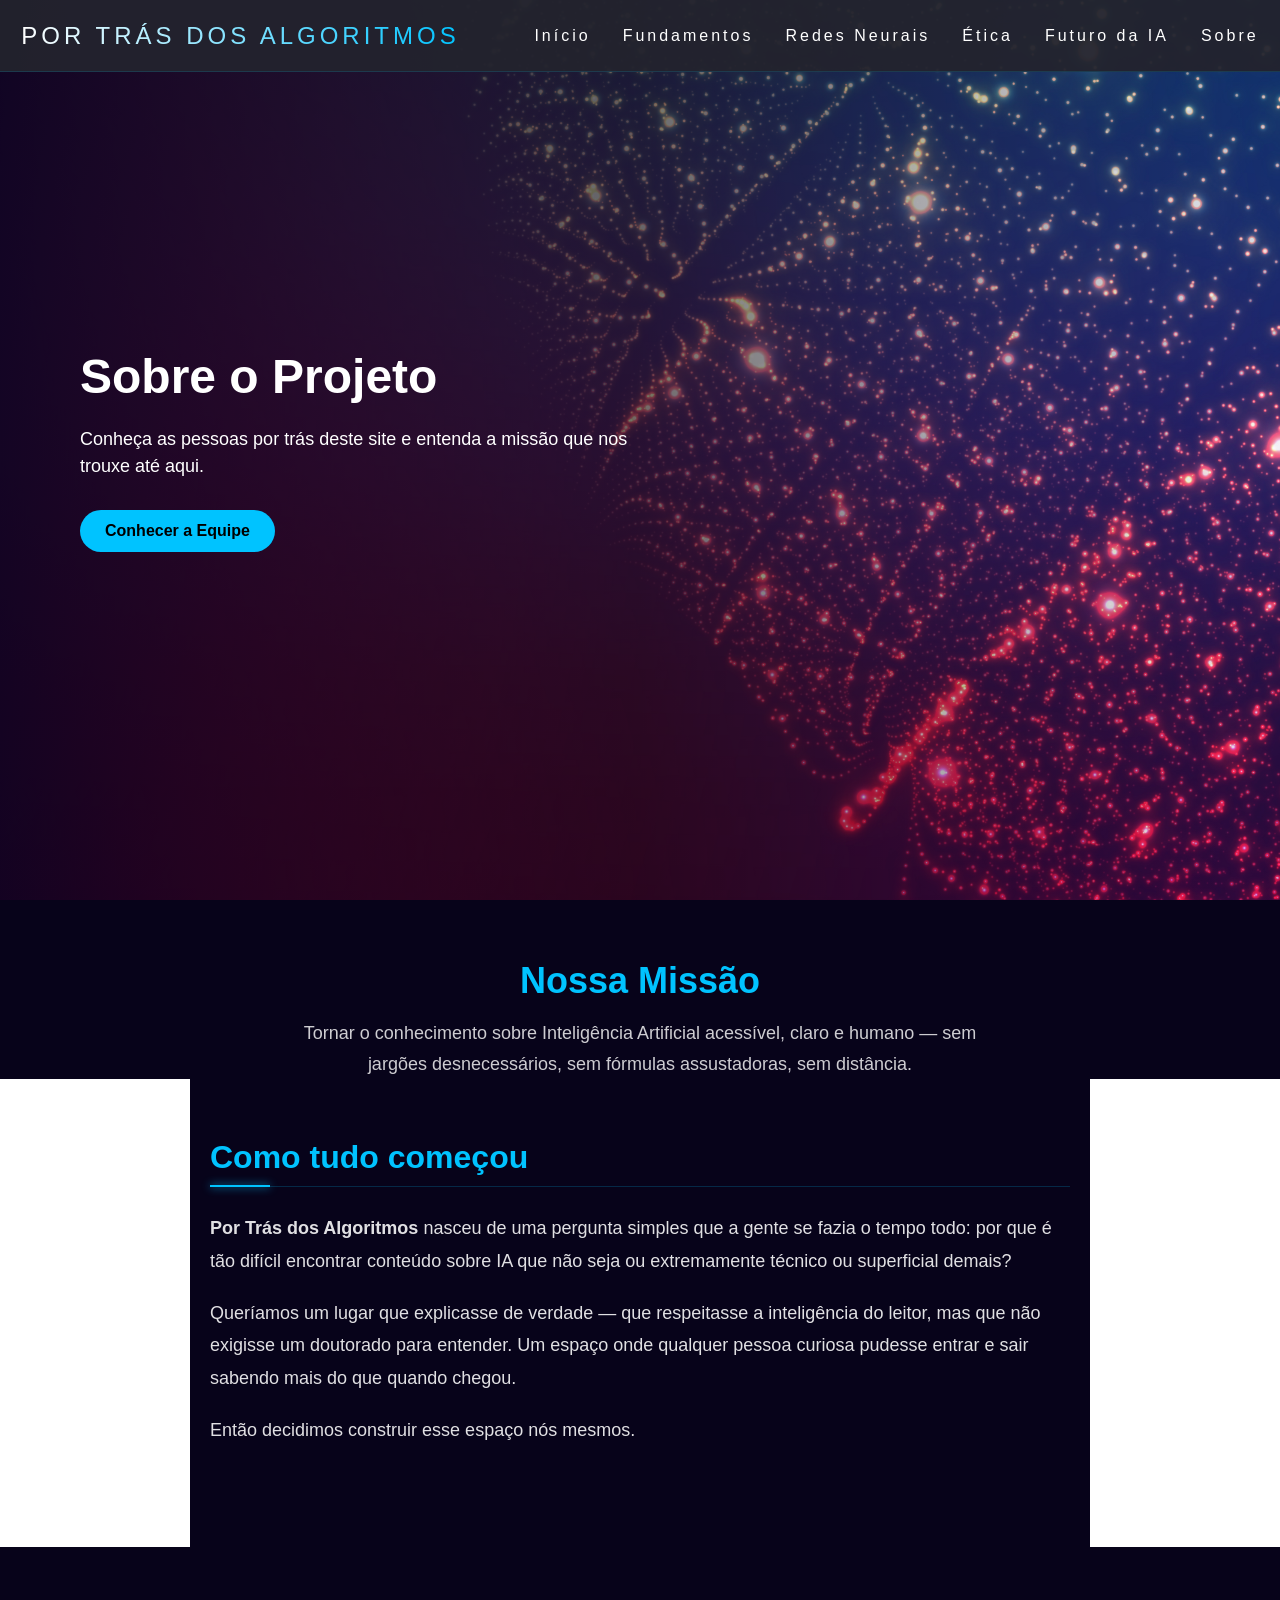
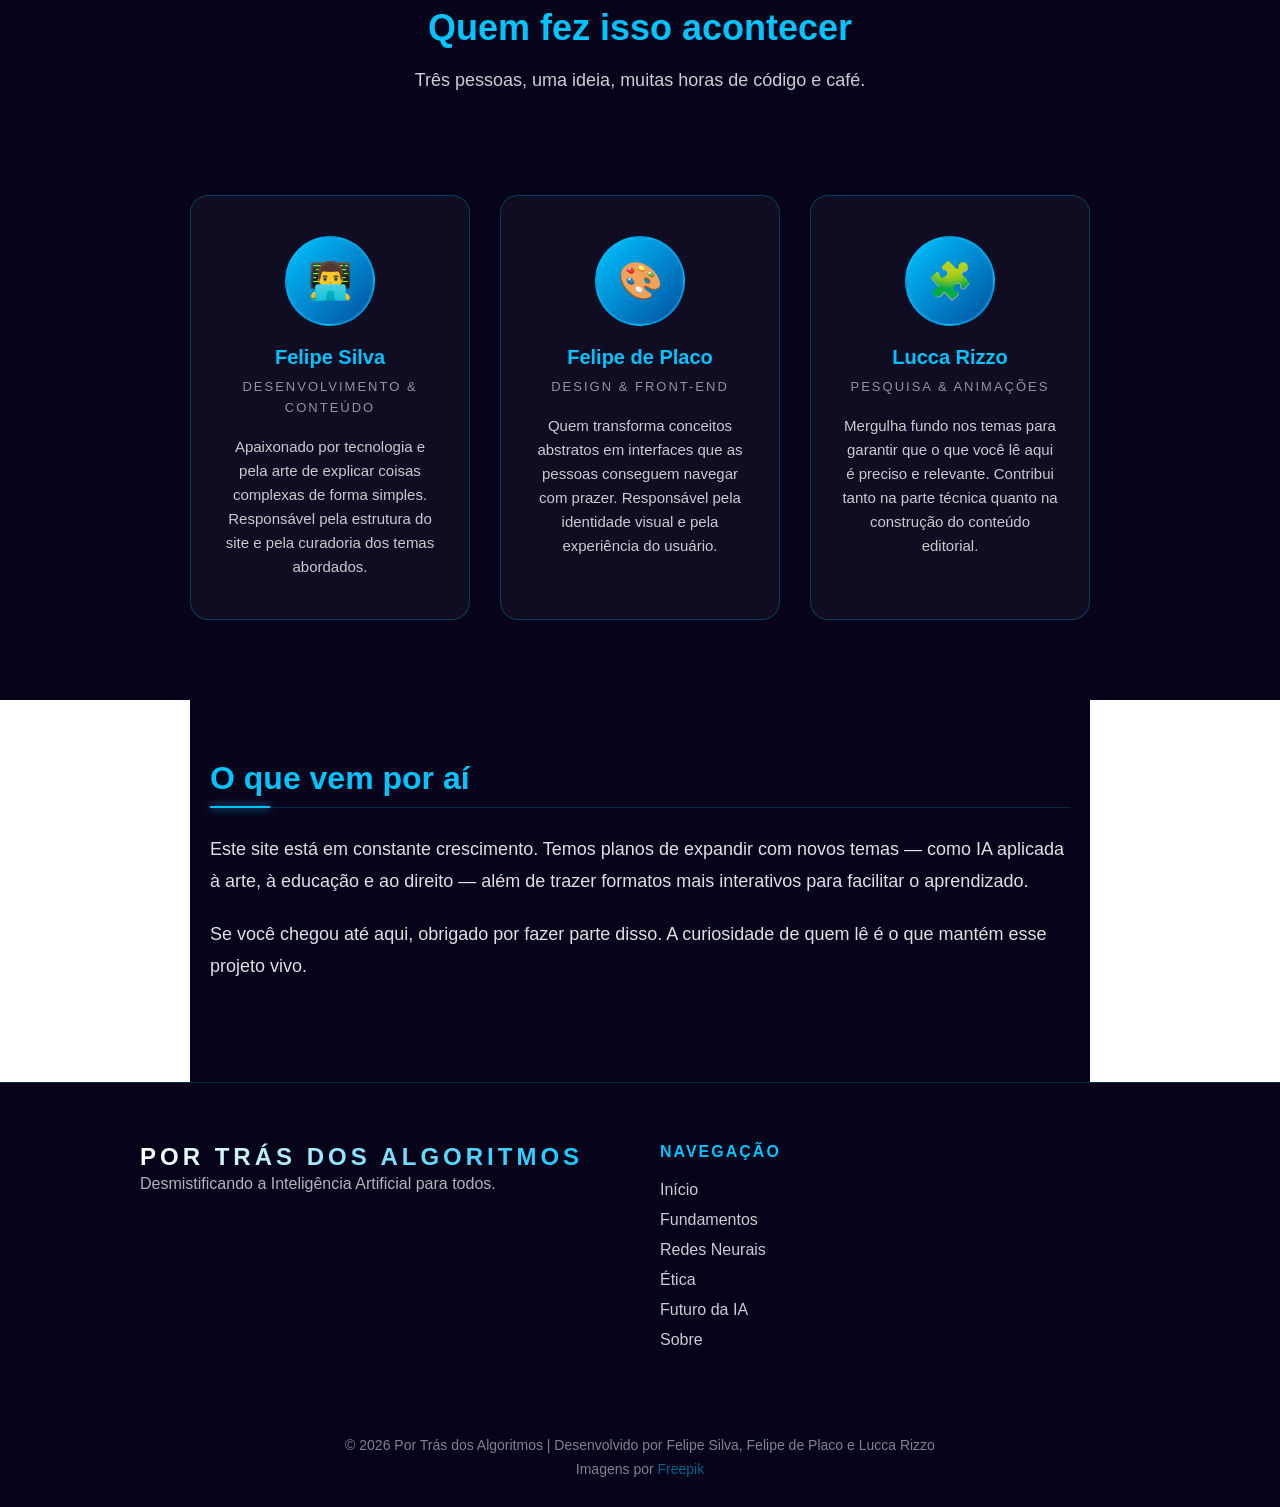
<file: pages/sobre.html>
<!DOCTYPE html>
<html lang="pt-br">
<head>
    <meta charset="UTF-8">
    <meta name="viewport" content="width=device-width, initial-scale=1.0">
    <title>Sobre — Por Trás dos Algoritmos</title>
    <link rel="stylesheet" href="../style.css">
</head>
<body class="bdSobre">

    <header>
        <nav>
            <a class="logo" href="../index.html">Por Trás dos Algoritmos</a>
            <ul class="nav-list">
                <li><a href="../index.html">Início</a></li>
                <li><a href="fundamentos.html">Fundamentos</a></li>
                <li><a href="redes-neurais.html">Redes Neurais</a></li>
                <li><a href="etica.html">Ética</a></li>
                <li><a href="futuro.html">Futuro da IA</a></li>
                <li><a href="sobre.html">Sobre</a></li>
            </ul>
        </nav>
    </header>

    <section class="sobre">
        <div class="overlaySb"></div>
        <div class="content">
            <h1>Sobre o Projeto</h1>
            <p>
                Conheça as pessoas por trás deste site e entenda
                a missão que nos trouxe até aqui.
            </p>
            <a href="#equipe" class="btn">Conhecer a Equipe</a>
        </div>
    </section>

    <div class="sobre-intro">
        <h2>Nossa Missão</h2>
        <p>
            Tornar o conhecimento sobre Inteligência Artificial acessível, claro e humano —
            sem jargões desnecessários, sem fórmulas assustadoras, sem distância.
        </p>
    </div>

    <div class="missao-section">
        <section>
            <h2>Como tudo começou</h2>
            <p>
                <strong>Por Trás dos Algoritmos</strong> nasceu de uma pergunta simples que a gente
                se fazia o tempo todo: por que é tão difícil encontrar conteúdo sobre IA que não seja
                ou extremamente técnico ou superficial demais?
            </p>
            <p>
                Queríamos um lugar que explicasse de verdade — que respeitasse a inteligência do leitor,
                mas que não exigisse um doutorado para entender. Um espaço onde qualquer pessoa curiosa
                pudesse entrar e sair sabendo mais do que quando chegou.
            </p>
            <p>
                Então decidimos construir esse espaço nós mesmos.
            </p>
        </section>
    </div>

    <div id="equipe">
        <div class="sobre-intro" style="padding-bottom: 20px;">
            <h2>Quem fez isso acontecer</h2>
            <p>Três pessoas, uma ideia, muitas horas de código e café.</p>
        </div>

        <div class="team-grid">

            <div class="team-card">
                <div class="team-avatar">👨‍💻</div>
                <h3>Felipe Silva</h3>
                <p class="team-role">Desenvolvimento & Conteúdo</p>
                <p>
                    Apaixonado por tecnologia e pela arte de explicar coisas complexas de forma simples.
                    Responsável pela estrutura do site e pela curadoria dos temas abordados.
                </p>
            </div>

            <div class="team-card">
                <div class="team-avatar">🎨</div>
                <h3>Felipe de Placo</h3>
                <p class="team-role">Design & Front-end</p>
                <p>
                    Quem transforma conceitos abstratos em interfaces que as pessoas conseguem navegar
                    com prazer. Responsável pela identidade visual e pela experiência do usuário.
                </p>
            </div>

            <div class="team-card">
                <div class="team-avatar">🧩</div>
                <h3>Lucca Rizzo</h3>
                <p class="team-role">Pesquisa & Animações</p>
                <p>
                    Mergulha fundo nos temas para garantir que o que você lê aqui é preciso e relevante.
                    Contribui tanto na parte técnica quanto na construção do conteúdo editorial.
                </p>
            </div>

        </div>
    </div>

    <div class="missao-section" style="padding-top: 60px;">
        <section>
            <h2>O que vem por aí</h2>
            <p>
                Este site está em constante crescimento. Temos planos de expandir com novos temas —
                como IA aplicada à arte, à educação e ao direito — além de trazer formatos mais
                interativos para facilitar o aprendizado.
            </p>
            <p>
                Se você chegou até aqui, obrigado por fazer parte disso. A curiosidade de quem lê
                é o que mantém esse projeto vivo.
            </p>
        </section>
    </div>

    <footer class="footer">
        <div class="footer-content">
            <div class="footer-section">
                <h3 class="logo">Por Trás dos Algoritmos</h3>
                <p>Desmistificando a Inteligência Artificial para todos.</p>
            </div>
            <div class="footer-section">
                <h4>Navegação</h4>
                <ul>
                    <li><a href="../index.html">Início</a></li>
                    <li><a href="fundamentos.html">Fundamentos</a></li>
                    <li><a href="redes-neurais.html">Redes Neurais</a></li>
                    <li><a href="etica.html">Ética</a></li>
                    <li><a href="futuro.html">Futuro da IA</a></li>
                    <li><a href="sobre.html">Sobre</a></li>
                </ul>
            </div>
        </div>
        <div class="footer-bottom">
            <p>&copy; 2026 Por Trás dos Algoritmos | Desenvolvido por Felipe Silva, Felipe de Placo e Lucca Rizzo</p>
            <p class="credits">Imagens por <a href="https://www.freepik.com" target="_blank">Freepik</a></p>
        </div>
    </footer>

</body>
</html>
</file>
<file: style.css>
/* animações globais */

@keyframes fadeInUp {
    from {
        opacity: 0;
        transform: translateY(40px);
    }
    to {
        opacity: 1;
        transform: translateY(0);
    }
}

@keyframes fadeInLeft {
    from {
        opacity: 0;
        transform: translateX(-40px);
    }
    to {
        opacity: 1;
        transform: translateX(0);
    }
}

@keyframes fadeIn {
    from { opacity: 0; }
    to   { opacity: 1; }
}

@keyframes pulse {
    0%, 100% { box-shadow: 0 0 0 0 rgba(0, 195, 255, 0.4); }
    50%       { box-shadow: 0 0 0 12px rgba(0, 195, 255, 0); }
}

@keyframes underlineGrow {
    from { width: 0; }
    to   { width: 100%; }
}

@keyframes navSlideDown {
    from {
        opacity: 0;
        transform: translateY(-20px);
    }
    to {
        opacity: 1;
        transform: translateY(0);
    }
}

@keyframes float {
    0%, 100% { transform: translateY(0px); }
    50%       { transform: translateY(-10px); }
}

@keyframes shimmer {
    0%   { background-position: -200% center; }
    100% { background-position: 200% center; }
}

/* css global */

* {
    margin: 0;
    padding: 0;
    box-sizing: border-box;
    font-family: 'Trebuchet MS', 'Lucida Sans Unicode', 'Lucida Grande', 'Lucida Sans', Arial, sans-serif;
}

html {
    scroll-behavior: smooth;
}

body {
    background-image: linear-gradient(to top, #173361, #313562, #472B52, #391240, #430849);
    background-attachment: fixed;
}

header {
    position: absolute;
    top: 0;
    left: 0;
    width: 100%;
    z-index: 100;
    animation: navSlideDown 0.8s ease both;
}

nav {
    display: flex;
    justify-content: space-around;
    align-items: center;
    font-family: system-ui, -apple-system, Arial, Helvetica, sans-serif;
    background-color: rgba(35, 35, 46, 0.95);
    backdrop-filter: blur(10px);
    height: 8vh;
    border-bottom: 1px solid rgba(0, 195, 255, 0.15);
}

.logo {
    font-size: 24px;
    text-transform: uppercase;
    letter-spacing: 4px;
    background: linear-gradient(90deg, #fff 0%, #00c3ff 50%, #fff 100%);
    background-size: 200% auto;
    -webkit-background-clip: text;
    -webkit-text-fill-color: transparent;
    background-clip: text;
    animation: shimmer 4s linear infinite;
}

a {
    color: white;
    text-decoration: none;
}

a:hover {
    opacity: 0.7;
}

.nav-list {
    list-style: none;
    display: flex;
}

.nav-list li {
    letter-spacing: 3px;
    margin-left: 32px;
    position: relative;
}

.nav-list li a::after {
    content: '';
    position: absolute;
    bottom: -4px;
    left: 0;
    width: 0;
    height: 2px;
    background: #00c3ff;
    transition: width 0.3s ease;
}

.nav-list li a:hover::after {
    width: 100%;
}

.nav-list li a:hover {
    opacity: 1;
    color: #00c3ff;
}


.overlay {
    position: absolute;
    width: 100%;
    height: 100%;
    background: linear-gradient(
        to right,
        rgba(9, 0, 92, 0.85),
        rgba(0, 0, 0, 0.4),
        transparent
    );
}

.content {
    position: relative;
    color: white;
    max-width: 600px;
    margin-left: 80px;
    animation: fadeInLeft 1s ease 0.3s both;
}

.content h1 {
    font-size: 48px;
    margin-bottom: 20px;
    line-height: 1.2;
}

.content p {
    font-size: 18px;
    margin-bottom: 30px;
    line-height: 1.5;
}

/* botões */

.btn {
    display: inline-block;
    padding: 12px 25px;
    background: #00c3ff;
    color: black;
    text-decoration: none;
    border-radius: 25px;
    font-weight: bold;
    transition: 0.3s;
    animation: pulse 2.5s infinite;
}

.btn:hover {
    background: #00a2d6;
    transform: scale(1.05);
    opacity: 1;
    animation: none;
}

.btn-card {
    color: #00c3ff;
    text-decoration: none;
    font-weight: bold;
    border: 1px solid #00c3ff;
    padding: 8px 20px;
    border-radius: 20px;
    transition: 0.3s;
}

.btn-card:hover {
    background: #00c3ff;
    color: black;
    opacity: 1;
    transform: scale(1.05);
}

/* footer */

.footer {
    background-color: #05021a;
    padding: 60px 20px 30px;
    color: white;
    border-top: 1px solid rgba(0, 195, 255, 0.2);
    margin-top: 0;
}

.footer-content {
    display: flex;
    justify-content: space-around;
    flex-wrap: wrap;
    gap: 40px;
    max-width: 1000px;
    margin: 0 auto;
}

.footer-section {
    flex: 1;
    min-width: 280px;
}

.footer-section h4 {
    color: #00c3ff;
    margin-bottom: 20px;
    text-transform: uppercase;
    font-size: 16px;
    letter-spacing: 2px;
}

.footer-section p {
    opacity: 0.7;
    line-height: 1.6;
    max-width: 400px;
}

.footer-section ul {
    list-style: none;
}

.footer-section ul li {
    margin-bottom: 12px;
}

.footer-section ul li a {
    transition: 0.3s;
    opacity: 0.8;
}

.footer-section ul li a:hover {
    color: #00c3ff;
    opacity: 1;
    padding-left: 5px;
}

.credits a {
    color: #00c3ff;
    text-decoration: none;
    transition: 0.3s;
}

.credits a:hover {
    text-decoration: underline;
    opacity: 1;
}

.footer-bottom {
    text-align: center;
    margin-top: 50px;
    padding-top: 25px;
    border-top: 1px solid rgba(255, 255, 255, 0.05);
    font-size: 14px;
    opacity: 0.5;
    display: flex;
    flex-direction: column;
    gap: 8px;
}

/* index.html */

.hero {
    position: relative;
    height: 100vh;
    background: url(imgs/background.jpg) no-repeat center;
    background-size: cover;
    display: flex;
    align-items: center;
}

.container-cards {
    display: flex;
    justify-content: center;
    gap: 30px;
    padding: 80px 20px;
    background-color: #0a0528;
    flex-wrap: wrap;
}

/* Cards com animação de entrada na tela */
.card {
    background: rgba(255, 255, 255, 0.05);
    border: 1px solid rgba(0, 195, 255, 0.3);
    padding: 30px;
    width: 320px;
    border-radius: 15px;
    text-align: center;
    color: white;
    transition: all 0.4s ease;
    opacity: 0;
    transform: translateY(30px);
    animation: fadeInUp 0.7s ease forwards;
}

.card:nth-child(1) { animation-delay: 0.1s; }
.card:nth-child(2) { animation-delay: 0.3s; }
.card:nth-child(3) { animation-delay: 0.5s; }
.card:nth-child(4) { animation-delay: 0.7s; }

.card:hover {
    transform: translateY(-15px);
    border-color: #00c3ff;
    background: rgba(0, 195, 255, 0.1);
    box-shadow: 0 10px 30px rgba(0, 195, 255, 0.2);
}

.card-icon {
    font-size: 40px;
    margin-bottom: 15px;
    display: block;
    animation: float 3s ease-in-out infinite;
}

.card h3 {
    margin-bottom: 15px;
    color: #00c3ff;
    font-size: 22px;
}

.card p {
    font-size: 15px;
    line-height: 1.6;
    margin-bottom: 25px;
    opacity: 0.8;
}

/* Seção de destaque na home */
.section-title {
    text-align: center;
    padding: 60px 20px 20px;
    background-color: #0a0528;
    color: white;
    animation: fadeIn 1s ease both;
}

.section-title h2 {
    font-size: 36px;
    color: #00c3ff;
    margin-bottom: 12px;
}

.section-title p {
    opacity: 0.7;
    font-size: 16px;
    max-width: 600px;
    margin: 0 auto;
    line-height: 1.6;
}

/* PÁGINAS INTERNAS (artigos)*/

.article-content {
    max-width: 900px;
    margin: 0 auto;
    padding: 80px 20px;
    color: white;
}

.article-content section {
    margin-bottom: 60px;
    opacity: 0;
    transform: translateY(30px);
    animation: fadeInUp 0.8s ease forwards;
}

.article-content section:nth-child(1) { animation-delay: 0.1s; }
.article-content section:nth-child(2) { animation-delay: 0.3s; }
.article-content section:nth-child(3) { animation-delay: 0.5s; }
.article-content section:nth-child(4) { animation-delay: 0.7s; }

.article-content h2 {
    color: #00c3ff;
    font-size: 32px;
    margin-bottom: 25px;
    border-bottom: 1px solid rgba(0, 195, 255, 0.2);
    padding-bottom: 10px;
    position: relative;
}

.article-content h2::after {
    content: '';
    position: absolute;
    bottom: -1px;
    left: 0;
    width: 60px;
    height: 2px;
    background: #00c3ff;
    box-shadow: 0 0 8px #00c3ff;
}

.article-content p {
    font-size: 18px;
    line-height: 1.8;
    margin-bottom: 20px;
    opacity: 0.9;
}

.article-content ul {
    list-style: none;
    margin-bottom: 30px;
}

.article-content li {
    font-size: 18px;
    line-height: 1.8;
    margin-bottom: 15px;
    padding-left: 20px;
    position: relative;
    transition: padding-left 0.3s ease;
}

.article-content li:hover {
    padding-left: 28px;
}

.article-content li::before {
    content: "▹";
    position: absolute;
    left: 0;
    color: #00c3ff;
    font-weight: bold;
}

.article-content strong {
    color: #00c3ff;
    font-weight: 600;
}

/* Caixa de destaque */
.highlight-box {
    background: rgba(0, 195, 255, 0.07);
    border-left: 3px solid #00c3ff;
    border-radius: 0 12px 12px 0;
    padding: 20px 25px;
    margin: 30px 0;
    transition: background 0.3s;
}

.highlight-box:hover {
    background: rgba(0, 195, 255, 0.13);
}

.highlight-box p {
    margin: 0;
    font-style: italic;
    opacity: 0.85;
}

/* fundamentos.html */

.bdFundamentos {
    background-image: linear-gradient(to right, #011657, #020623, #060105, #390921, #23051F);
    background-attachment: fixed;
}

.fundamentos {
    position: relative;
    height: 100vh;
    background: url(imgs/bg-fundamentos.jpg) no-repeat center;
    background-size: cover;
    display: flex;
    align-items: center;
}

/* redes-neurais.html */

.bdRedes {
    background-image: linear-gradient(to right, #000F2F, #0C0813, #005f5f);
    background-attachment: fixed;
}

.rdNeurais {
    position: relative;
    height: 100vh;
    background: url(imgs/bg-redesneurais.jpg) no-repeat center;
    background-size: cover;
    display: flex;
    align-items: center;
}

.overlayRD {
    position: absolute;
    width: 100%;
    height: 100%;
    background: linear-gradient(
        to right,
        rgba(0, 0, 15, 0.95),
        rgba(0, 0, 0, 0.6),
        transparent
    );
}

/* ÉTICA.HTML */

.bdEtica {
    background-image: linear-gradient(to top, #000000, #0C0C52, #090A3A);
    background-attachment: fixed;
}

.etica {
    position: relative;
    height: 100vh;
    background: url(imgs/bg-etica.jpg) no-repeat center;
    background-size: cover;
    display: flex;
    align-items: center;
}

.overlayEt {
    position: absolute;
    width: 100%;
    height: 100%;
    background: linear-gradient(
        to right,
        rgba(0, 0, 15, 0.95),
        rgba(0, 0, 0, 0.6),
        transparent
    );
}

/* FUTURO DA IA — página nova */

.bdFuturo {
    background-image: linear-gradient(to top, #0a0020, #1a0040, #0d1a4a, #001a2a);
    background-attachment: fixed;
}

.futuro {
    position: relative;
    height: 100vh;
    background: url(imgs/bg-redesneurais.jpg) no-repeat center top;
    background-size: cover;
    display: flex;
    align-items: center;
}

.overlayFt {
    position: absolute;
    width: 100%;
    height: 100%;
    background: linear-gradient(
        to right,
        rgba(10, 0, 40, 0.95),
        rgba(0, 0, 20, 0.65),
        transparent
    );
}

/* Cards de timeline */
.timeline {
    position: relative;
    padding: 20px 0;
}

.timeline::before {
    content: '';
    position: absolute;
    left: 0;
    top: 0;
    bottom: 0;
    width: 2px;
    background: linear-gradient(to bottom, transparent, #00c3ff, transparent);
}

.timeline-item {
    padding-left: 30px;
    margin-bottom: 40px;
    position: relative;
    transition: padding-left 0.3s ease;
}

.timeline-item:hover {
    padding-left: 38px;
}

.timeline-item::before {
    content: '';
    position: absolute;
    left: -5px;
    top: 8px;
    width: 12px;
    height: 12px;
    background: #00c3ff;
    border-radius: 50%;
    box-shadow: 0 0 10px #00c3ff;
    animation: pulse 2s infinite;
}

.timeline-item h3 {
    color: #00c3ff;
    font-size: 22px;
    margin-bottom: 8px;
}

.timeline-item p {
    font-size: 17px;
    line-height: 1.7;
    opacity: 0.85;
}

/* SOBRE NÓS — página nova */

.bdSobre {
    background-image: linear-gradient(135deg, #0a0020 0%, #1a0535 40%, #0d2a4a 100%);
    background-attachment: fixed;
}

.sobre {
    position: relative;
    height: 100vh;
    background: url(imgs/background.jpg) no-repeat center;
    background-size: cover;
    display: flex;
    align-items: center;
}

.overlaySb {
    position: absolute;
    width: 100%;
    height: 100%;
    background: linear-gradient(
        to right,
        rgba(5, 0, 30, 0.92),
        rgba(0, 0, 0, 0.55),
        transparent
    );
}

/* Grid de membros */
.team-grid {
    display: flex;
    flex-wrap: wrap;
    gap: 30px;
    justify-content: center;
    padding: 80px 20px;
    background-color: #07031a;
}

.team-card {
    background: rgba(255, 255, 255, 0.04);
    border: 1px solid rgba(0, 195, 255, 0.25);
    border-radius: 18px;
    padding: 40px 30px;
    width: 280px;
    text-align: center;
    color: white;
    transition: all 0.4s ease;
    opacity: 0;
    transform: translateY(30px);
    animation: fadeInUp 0.7s ease forwards;
}

.team-card:nth-child(1) { animation-delay: 0.1s; }
.team-card:nth-child(2) { animation-delay: 0.3s; }
.team-card:nth-child(3) { animation-delay: 0.5s; }

.team-card:hover {
    transform: translateY(-12px);
    border-color: #00c3ff;
    background: rgba(0, 195, 255, 0.08);
    box-shadow: 0 12px 35px rgba(0, 195, 255, 0.18);
}

.team-avatar {
    width: 90px;
    height: 90px;
    border-radius: 50%;
    background: linear-gradient(135deg, #00c3ff 0%, #0050a0 100%);
    display: flex;
    align-items: center;
    justify-content: center;
    font-size: 36px;
    margin: 0 auto 20px;
    border: 2px solid rgba(0, 195, 255, 0.5);
    animation: float 3s ease-in-out infinite;
}

.team-card:nth-child(2) .team-avatar { animation-delay: 0.5s; }
.team-card:nth-child(3) .team-avatar { animation-delay: 1s; }

.team-card h3 {
    color: #00c3ff;
    font-size: 20px;
    margin-bottom: 8px;
}

.team-card .team-role {
    font-size: 13px;
    opacity: 0.55;
    letter-spacing: 2px;
    text-transform: uppercase;
    margin-bottom: 16px;
}

.team-card p {
    font-size: 15px;
    line-height: 1.6;
    opacity: 0.78;
}

.sobre-intro {
    background-color: #07031a;
    padding: 60px 20px 0;
    text-align: center;
    color: white;
    animation: fadeIn 1s ease both;
}

.sobre-intro h2 {
    font-size: 36px;
    color: #00c3ff;
    margin-bottom: 16px;
}

.sobre-intro p {
    max-width: 700px;
    margin: 0 auto;
    font-size: 18px;
    line-height: 1.7;
    opacity: 0.8;
}

.missao-section {
    max-width: 900px;
    margin: 0 auto;
    padding: 60px 20px 80px;
    color: white;
    background-color: #07031a;
}

.missao-section h2 {
    color: #00c3ff;
    font-size: 32px;
    margin-bottom: 25px;
    border-bottom: 1px solid rgba(0, 195, 255, 0.2);
    padding-bottom: 10px;
    position: relative;
}

.missao-section h2::after {
    content: '';
    position: absolute;
    bottom: -1px;
    left: 0;
    width: 60px;
    height: 2px;
    background: #00c3ff;
    box-shadow: 0 0 8px #00c3ff;
}

.missao-section p {
    font-size: 18px;
    line-height: 1.8;
    opacity: 0.88;
    margin-bottom: 20px;
}

/*  RESPONSIVIDADE BÁSICA - teste*/

@media (max-width: 768px) {
    .content {
        margin-left: 30px;
        max-width: 90%;
    }

    .content h1 {
        font-size: 32px;
    }

    nav {
        flex-direction: column;
        height: auto;
        padding: 12px 0;
        gap: 10px;
    }

    .nav-list li {
        margin-left: 16px;
    }

    .logo {
        font-size: 16px;
        letter-spacing: 2px;
    }

    .team-card, .card {
        width: 90%;
    }
}
</file>
